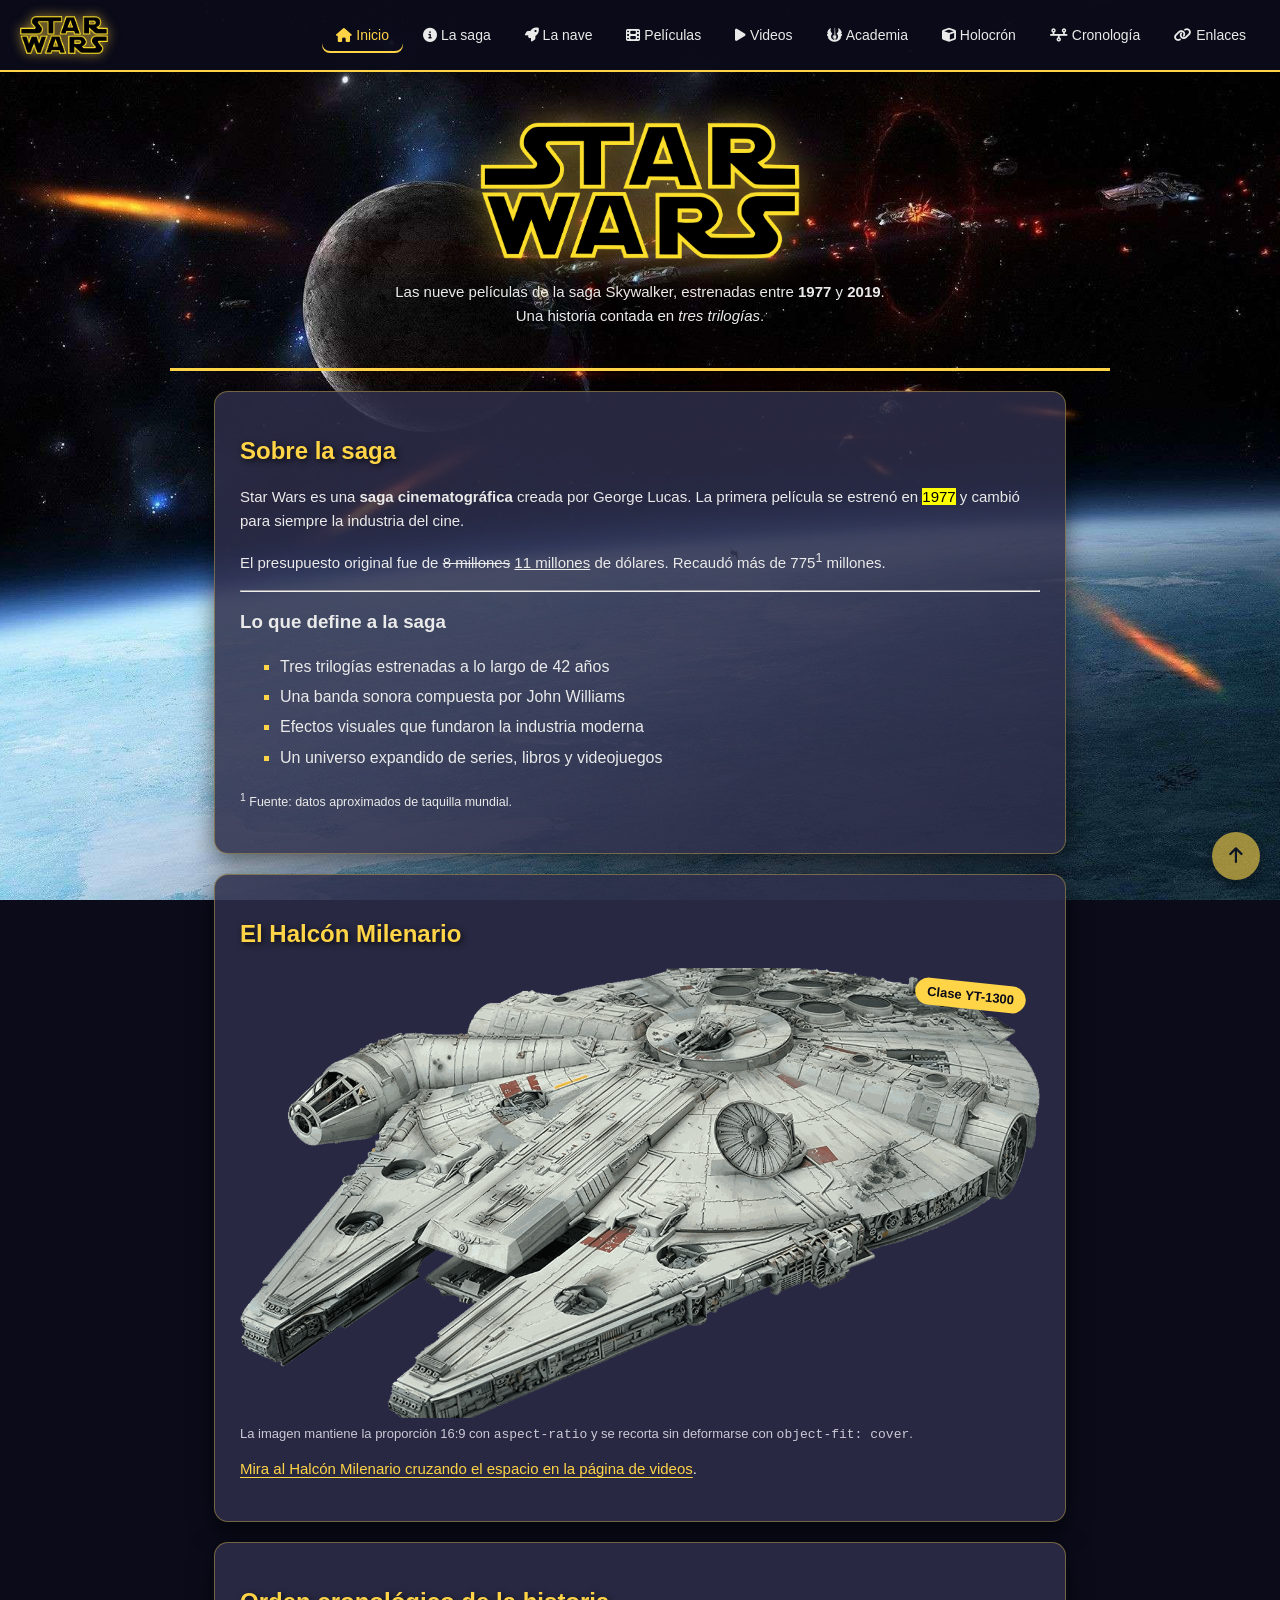
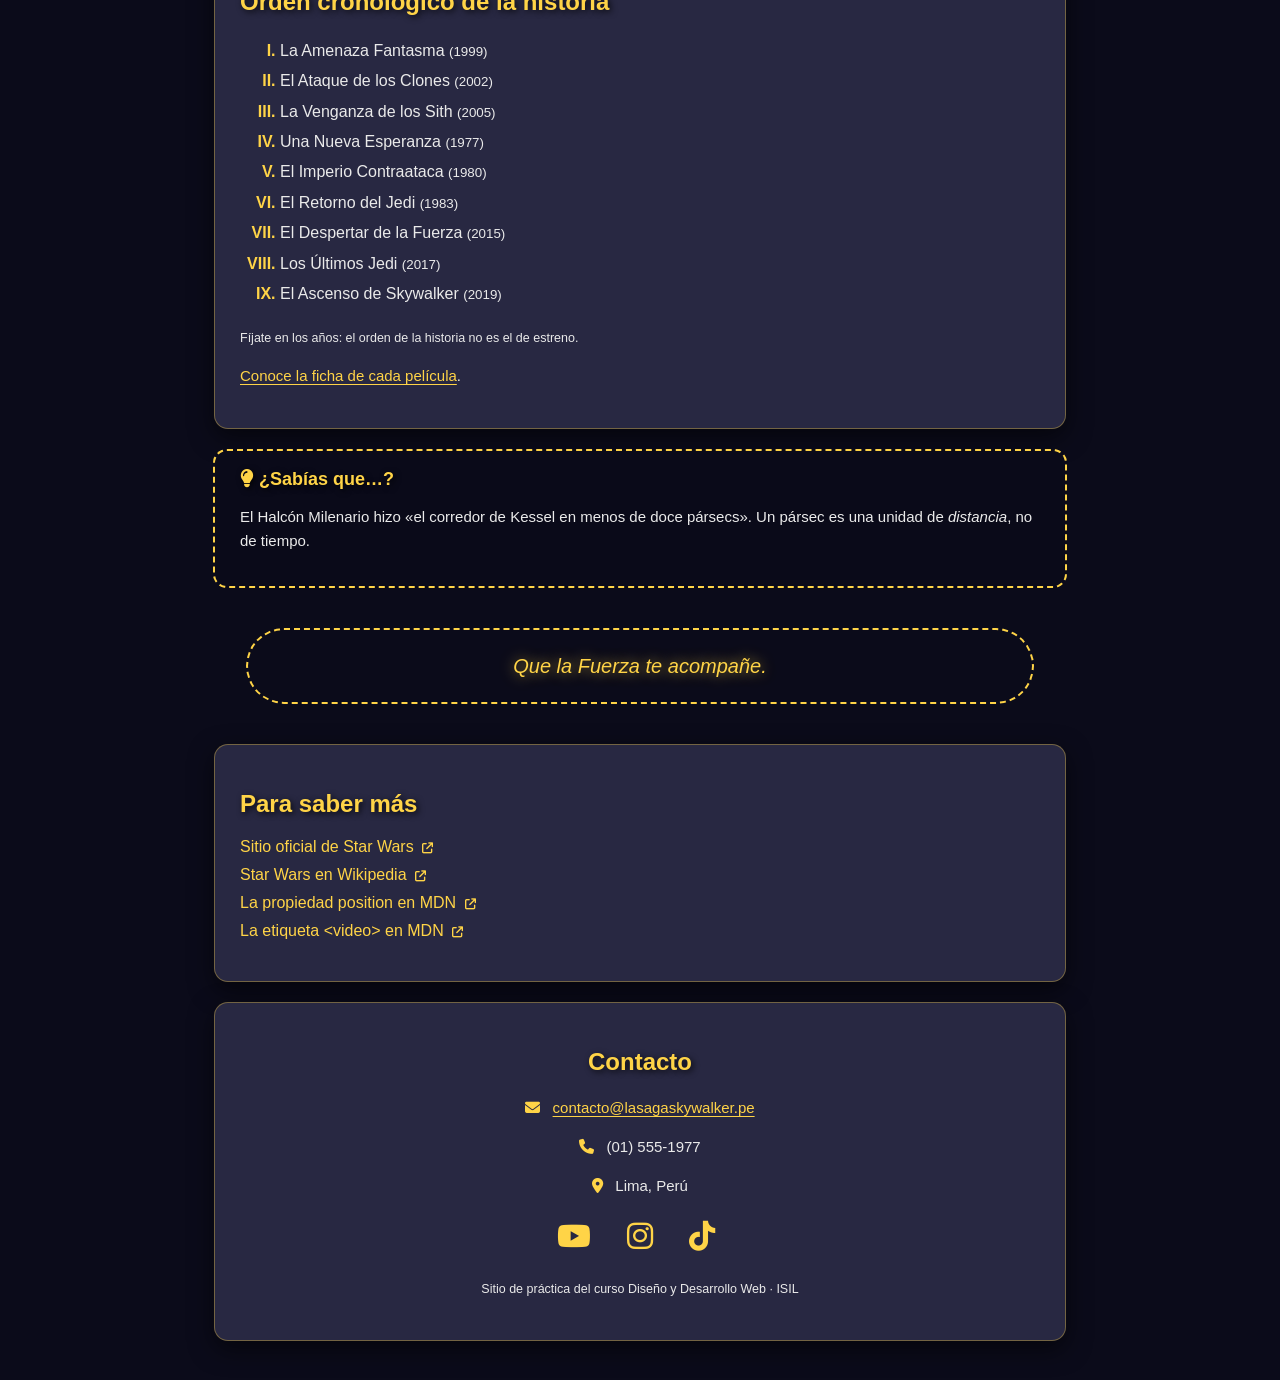
<file: index.html>
<!DOCTYPE html>
<html lang="es">

<head>
  <meta charset="utf-8" />
  <meta name="viewport" content="width=device-width, initial-scale=1" />

  <!-- SEO -->
  <title>Star Wars | La saga Skywalker | Historia, películas y orden cronológico</title>
  <meta name="description"
        content="Guía de la saga Skywalker de Star Wars: las nueve películas, el orden cronológico de la historia, el Halcón Milenario y videos." />
  <meta name="keywords" content="Star Wars, saga Skywalker, películas, orden cronológico, Halcón Milenario" />
  <meta name="author" content="Curso Diseño y Desarrollo Web · ISIL" />

  <!-- Favicon -->
  <link rel="icon" type="image/png" href="media/favicon/favicon-32.png" />
  <link rel="shortcut icon" type="image/x-icon" href="media/favicon/favicon.ico" />
  <link rel="apple-touch-icon" href="media/favicon/apple-touch-icon.png" />

  <link rel="stylesheet"
        href="https://cdnjs.cloudflare.com/ajax/libs/font-awesome/6.5.1/css/all.min.css" />
  <!-- Estilos -->
  <link rel="stylesheet" href="css/estilo.css" />
</head>

<body>

  <!-- Saltar al contenido -->
  <a href="#contenido" class="saltar">Saltar al contenido</a>

  <!-- Cabecera -->
  <header id="cabecera">

    <a href="index.html" class="marca">
      <img src="media/img/logo-star-wars.png" alt="Star Wars: ir a la página de inicio" />
    </a>

    <nav id="menu" aria-label="Menú principal">
      <ul>
        <li><a href="index.html" aria-current="page">
          <i class="fa-solid fa-house" aria-hidden="true"></i> Inicio</a></li>
        <li><a href="#sobre">
          <i class="fa-solid fa-circle-info" aria-hidden="true"></i> La saga</a></li>
        <li><a href="#nave">
          <i class="fa-solid fa-rocket" aria-hidden="true"></i> La nave</a></li>

        <li class="con-submenu">
          <a href="pages/peliculas.html">
            <i class="fa-solid fa-film" aria-hidden="true"></i> Películas</a>
          <ul class="submenu">
            <li><a href="pages/peliculas.html#precuelas">Precuelas</a></li>
            <li><a href="pages/peliculas.html#originales">Trilogía original</a></li>
            <li><a href="pages/peliculas.html#secuelas">Secuelas</a></li>
          </ul>
        </li>

        <li><a href="pages/videos.html">
          <i class="fa-solid fa-play" aria-hidden="true"></i> Videos</a></li>
        <li><a href="pages/academia.html">
          <i class="fa-solid fa-jedi" aria-hidden="true"></i> Academia</a></li>
        <li><a href="pages/holocron.html">
          <i class="fa-solid fa-cube" aria-hidden="true"></i> Holocrón</a></li>
        <li><a href="pages/cronologia.html"><i class="fa-solid fa-timeline" aria-hidden="true"></i> Cronología</a></li>
        <li><a href="#enlaces">
          <i class="fa-solid fa-link" aria-hidden="true"></i> Enlaces</a></li>
      </ul>
    </nav>
  </header>

  <!-- Contenido principal -->
  <main id="contenido">

    <section id="inicio">
      <h1>
        <img src="media/img/logo-star-wars.png" alt="Star Wars" width="320" />
      </h1>
      <p>
        Las nueve películas de la saga Skywalker, estrenadas entre
        <strong>1977</strong> y <strong>2019</strong>.
        <br />
        Una historia contada en <em>tres trilogías</em>.
      </p>
    </section>

    <!-- Sobre la saga -->
    <section id="sobre" class="seccion" aria-labelledby="titulo-sobre">
      <article>
        <h2 id="titulo-sobre">Sobre la saga</h2>

        <p>
          Star Wars es una <strong>saga cinematográfica</strong> creada por George Lucas.
          La primera película se estrenó en <mark>1977</mark> y cambió para siempre la
          industria del cine.
        </p>

        <p>
          El presupuesto original fue de <del>8 millones</del> <ins>11 millones</ins>
          de dólares. Recaudó más de 775<sup>1</sup> millones.
        </p>

        <hr />

        <h3>Lo que define a la saga</h3>
        <ul class="lista-datos">
          <li>Tres trilogías estrenadas a lo largo de 42 años</li>
          <li>Una banda sonora compuesta por John Williams</li>
          <li>Efectos visuales que fundaron la industria moderna</li>
          <li>Un universo expandido de series, libros y videojuegos</li>
        </ul>

        <p><small><sup>1</sup> Fuente: datos aproximados de taquilla mundial.</small></p>
      </article>
    </section>

    <!-- La nave -->
    <section id="nave" class="seccion" aria-labelledby="titulo-nave">
      <h2 id="titulo-nave">El Halcón Milenario</h2>

      <figure class="marco-nave">
        <span class="sello">Clase YT-1300</span>
        <img src="media/img/halcon-640x380.png"
             alt="El Halcón Milenario, la nave carguera corelliana de Han Solo, vista de frente"
             srcset="media/img/halcon-1280x760.png 1280w,
                     media/img/halcon-640x380.png   640w,
                     media/img/halcon-320x190.png   320w"
             sizes="(max-width: 800px) 100vw, 750px" />
        <figcaption>
          La imagen mantiene la proporción 16:9 con <code>aspect-ratio</code> y se recorta
          sin deformarse con <code>object-fit: cover</code>.
        </figcaption>
      </figure>

      <p>
        <a href="pages/videos.html">Mira al Halcón Milenario cruzando el espacio en la página de videos</a>.
      </p>
    </section>

    <!-- Orden de visionado -->
    <section id="orden" class="seccion" aria-labelledby="titulo-orden">
      <h2 id="titulo-orden">Orden cronológico de la historia</h2>

      <ol class="lista-orden">
        <li>La Amenaza Fantasma <small>(1999)</small></li>
        <li>El Ataque de los Clones <small>(2002)</small></li>
        <li>La Venganza de los Sith <small>(2005)</small></li>
        <li>Una Nueva Esperanza <small>(1977)</small></li>
        <li>El Imperio Contraataca <small>(1980)</small></li>
        <li>El Retorno del Jedi <small>(1983)</small></li>
        <li>El Despertar de la Fuerza <small>(2015)</small></li>
        <li>Los Últimos Jedi <small>(2017)</small></li>
        <li>El Ascenso de Skywalker <small>(2019)</small></li>
      </ol>

      <p><small>Fíjate en los años: el orden de la historia no es el de estreno.</small></p>
      <p><a href="pages/peliculas.html">Conoce la ficha de cada película</a>.</p>
    </section>

    <!-- Dato complementario -->
    <aside class="dato-curioso" aria-labelledby="titulo-dato">
      <h2 id="titulo-dato"><i class="fa-solid fa-lightbulb" aria-hidden="true"></i> ¿Sabías que…?</h2>
      <p>
        El Halcón Milenario hizo «el corredor de Kessel en menos de doce pársecs».
        Un pársec es una unidad de <em>distancia</em>, no de tiempo.
      </p>
    </aside>

    <div id="cita">
      <p>Que la Fuerza te acompañe.</p>
    </div>

    <!-- Enlaces externos -->
    <section id="enlaces" class="seccion" aria-labelledby="titulo-enlaces">
      <h2 id="titulo-enlaces">Para saber más</h2>

      <ul class="lista-enlaces">
        <li>
          <a href="https://www.starwars.com/" target="_blank" rel="noopener">
            Sitio oficial de Star Wars
            <i class="fa-solid fa-arrow-up-right-from-square" aria-hidden="true"></i>
            <span class="solo-lector">(se abre en una pestaña nueva)</span>
          </a>
        </li>
        <li>
          <a href="https://es.wikipedia.org/wiki/Star_Wars" target="_blank" rel="noopener">
            Star Wars en Wikipedia
            <i class="fa-solid fa-arrow-up-right-from-square" aria-hidden="true"></i>
            <span class="solo-lector">(se abre en una pestaña nueva)</span>
          </a>
        </li>
        <li>
          <a href="https://developer.mozilla.org/es/docs/Web/CSS/position"
             target="_blank" rel="noopener">
            La propiedad position en MDN
            <i class="fa-solid fa-arrow-up-right-from-square" aria-hidden="true"></i>
            <span class="solo-lector">(se abre en una pestaña nueva)</span>
          </a>
        </li>
        <li>
          <a href="https://developer.mozilla.org/es/docs/Web/HTML/Element/video"
             target="_blank" rel="noopener">
            La etiqueta &lt;video&gt; en MDN
            <i class="fa-solid fa-arrow-up-right-from-square" aria-hidden="true"></i>
            <span class="solo-lector">(se abre en una pestaña nueva)</span>
          </a>
        </li>
      </ul>
    </section>

  </main>

  <!-- Pie -->
  <footer id="pie">

    <h2>Contacto</h2>

    <address>
      <p><i class="fa-solid fa-envelope" aria-hidden="true"></i>
        <a href="mailto:contacto@lasagaskywalker.pe">contacto@lasagaskywalker.pe</a></p>
      <p><i class="fa-solid fa-phone" aria-hidden="true"></i> (01) 555-1977</p>
      <p><i class="fa-solid fa-location-dot" aria-hidden="true"></i> Lima, Perú</p>
    </address>

    <p class="redes">
      <a href="https://www.youtube.com/" target="_blank" rel="noopener" aria-label="YouTube (pestaña nueva)">
        <i class="fa-brands fa-youtube" aria-hidden="true"></i></a>
      <a href="https://www.instagram.com/" target="_blank" rel="noopener" aria-label="Instagram (pestaña nueva)">
        <i class="fa-brands fa-instagram" aria-hidden="true"></i></a>
      <a href="https://www.tiktok.com/" target="_blank" rel="noopener" aria-label="TikTok (pestaña nueva)">
        <i class="fa-brands fa-tiktok" aria-hidden="true"></i></a>
    </p>

    <p><small>Sitio de práctica del curso Diseño y Desarrollo Web · ISIL</small></p>

  </footer>

  <!-- Volver arriba -->
  <a href="#inicio" id="btn-arriba" aria-label="Volver arriba">
    <i class="fa-solid fa-arrow-up" aria-hidden="true"></i>
  </a>

</body>

</html>
</file>
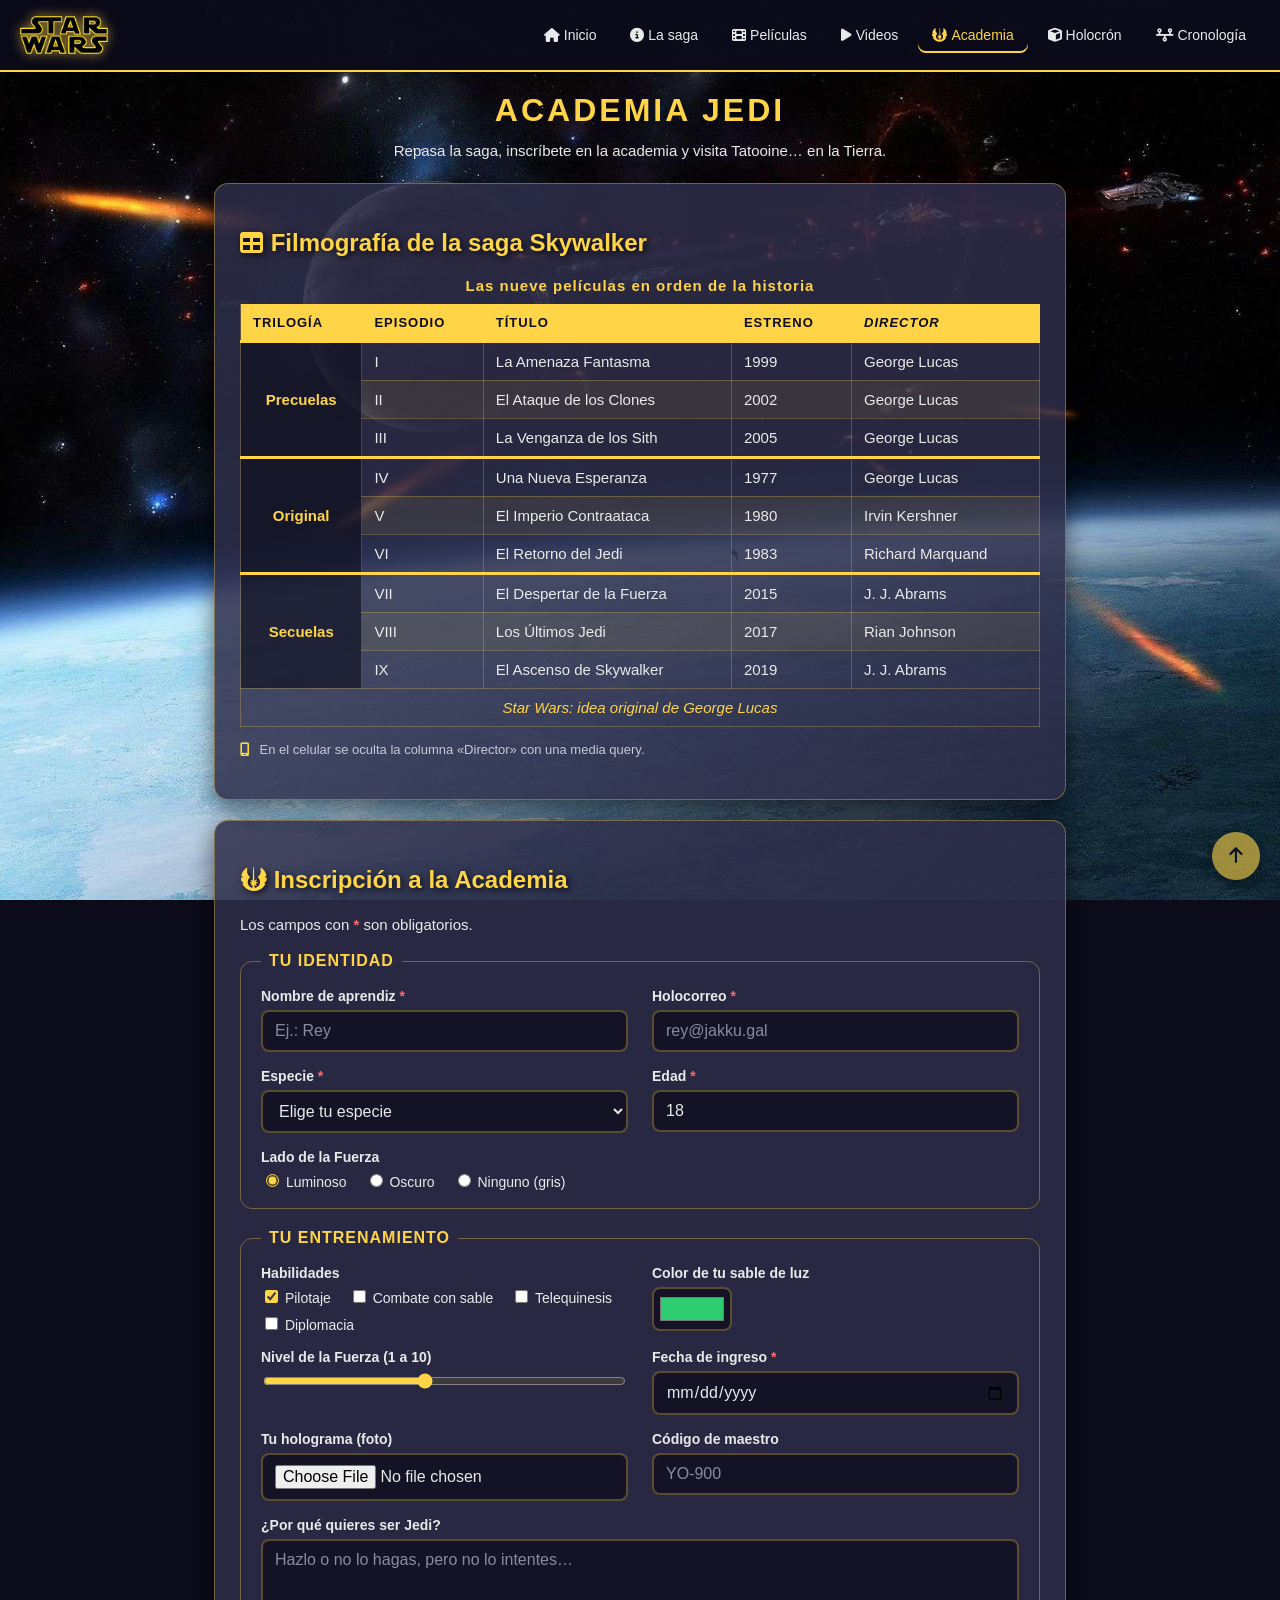
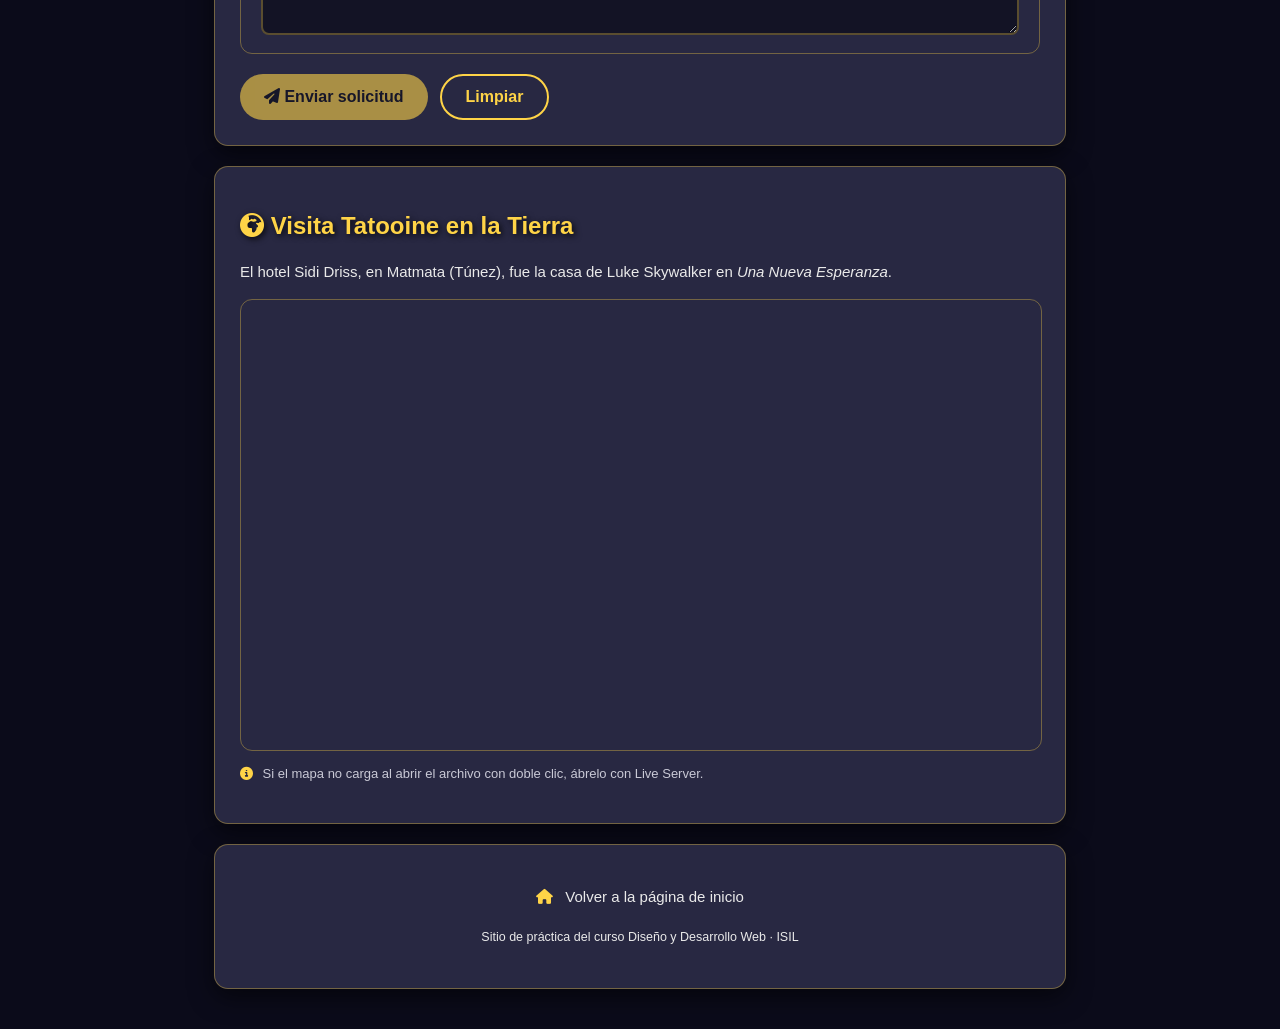
<file: pages/academia.html>
<!DOCTYPE html>
<html lang="es">

<head>
  <meta charset="utf-8" />
  <meta name="viewport" content="width=device-width, initial-scale=1" />

  <title>Academia Jedi | Filmografía, inscripción y locaciones de Star Wars</title>
  <meta name="description" content="Tabla con las nueve películas de la saga Skywalker, formulario de inscripción a la Academia Jedi y el mapa de Tatooine en la Tierra." />

  <link rel="icon" type="image/png" href="../media/favicon/favicon-32.png" />
  <link rel="shortcut icon" type="image/x-icon" href="../media/favicon/favicon.ico" />

  <link rel="stylesheet"
        href="https://cdnjs.cloudflare.com/ajax/libs/font-awesome/6.5.1/css/all.min.css" />
  <link rel="stylesheet" href="../css/estilo.css" />
</head>

<body>

  <a href="#contenido" class="saltar">Saltar al contenido</a>

  <header id="cabecera">

    <a href="../index.html" class="marca">
      <img src="../media/img/logo-star-wars.png" alt="Star Wars: ir a la página de inicio" />
    </a>

    <nav id="menu" aria-label="Menú principal">
      <ul>
        <li><a href="../index.html">
          <i class="fa-solid fa-house" aria-hidden="true"></i> Inicio</a></li>
        <li><a href="../index.html#sobre">
          <i class="fa-solid fa-circle-info" aria-hidden="true"></i> La saga</a></li>
        <li class="con-submenu">
          <a href="peliculas.html">
            <i class="fa-solid fa-film" aria-hidden="true"></i> Películas</a>
          <ul class="submenu">
            <li><a href="peliculas.html#precuelas">Precuelas</a></li>
            <li><a href="peliculas.html#originales">Trilogía original</a></li>
            <li><a href="peliculas.html#secuelas">Secuelas</a></li>
          </ul>
        </li>
        <li><a href="videos.html">
          <i class="fa-solid fa-play" aria-hidden="true"></i> Videos</a></li>
        <li><a href="academia.html" aria-current="page">
          <i class="fa-solid fa-jedi" aria-hidden="true"></i> Academia</a></li>
        <li><a href="holocron.html">
          <i class="fa-solid fa-cube" aria-hidden="true"></i> Holocrón</a></li>
        <li><a href="cronologia.html"><i class="fa-solid fa-timeline" aria-hidden="true"></i> Cronología</a></li>
      </ul>
    </nav>
  </header>

  <main id="contenido">

    <h1 class="titulo-pagina">Academia Jedi</h1>
    <p class="intro-pagina">Repasa la saga, inscríbete en la academia y visita Tatooine… en la Tierra.</p>

    <!-- Tabla -->
    <section id="filmografia" class="seccion">
      <h2><i class="fa-solid fa-table" aria-hidden="true"></i> Filmografía de la saga Skywalker</h2>

      <div class="tabla-scroll">
        <table class="tabla-saga">
          <caption>Las nueve películas en orden de la historia</caption>

          <thead>
            <tr>
              <th scope="col">Trilogía</th>
              <th scope="col">Episodio</th>
              <th scope="col">Título</th>
              <th scope="col">Estreno</th>
              <th scope="col" class="opcional">Director</th>
            </tr>
          </thead>

          <tbody>
            <tr>
              <th scope="rowgroup" rowspan="3">Precuelas</th>
              <td>I</td><td>La Amenaza Fantasma</td><td>1999</td><td class="opcional">George Lucas</td>
            </tr>
            <tr><td>II</td><td>El Ataque de los Clones</td><td>2002</td><td class="opcional">George Lucas</td></tr>
            <tr><td>III</td><td>La Venganza de los Sith</td><td>2005</td><td class="opcional">George Lucas</td></tr>
          </tbody>

          <tbody>
            <tr>
              <th scope="rowgroup" rowspan="3">Original</th>
              <td>IV</td><td>Una Nueva Esperanza</td><td>1977</td><td class="opcional">George Lucas</td>
            </tr>
            <tr><td>V</td><td>El Imperio Contraataca</td><td>1980</td><td class="opcional">Irvin Kershner</td></tr>
            <tr><td>VI</td><td>El Retorno del Jedi</td><td>1983</td><td class="opcional">Richard Marquand</td></tr>
          </tbody>

          <tbody>
            <tr>
              <th scope="rowgroup" rowspan="3">Secuelas</th>
              <td>VII</td><td>El Despertar de la Fuerza</td><td>2015</td><td class="opcional">J. J. Abrams</td>
            </tr>
            <tr><td>VIII</td><td>Los Últimos Jedi</td><td>2017</td><td class="opcional">Rian Johnson</td></tr>
            <tr><td>IX</td><td>El Ascenso de Skywalker</td><td>2019</td><td class="opcional">J. J. Abrams</td></tr>
          </tbody>

          <tfoot>
            <tr>
              <td colspan="5">Star Wars: idea original de George Lucas</td>
            </tr>
          </tfoot>
        </table>
      </div>

      <p class="nota-tabla"><i class="fa-solid fa-mobile-screen" aria-hidden="true"></i>
        En el celular se oculta la columna «Director» con una media query.</p>
    </section>

    <!-- Formulario de inscripción -->
    <section id="inscripcion" class="seccion">
      <h2><i class="fa-solid fa-jedi" aria-hidden="true"></i> Inscripción a la Academia</h2>
      <p>Los campos con <span class="obligatorio">*</span> son obligatorios.</p>

      <form class="formulario" name="academia" action="gracias.html" method="get">

        <fieldset>
          <legend>Tu identidad</legend>

          <div class="campo">
            <label for="nombre">Nombre de aprendiz <span class="obligatorio">*</span></label>
            <input type="text" id="nombre" name="nombre" placeholder="Ej.: Rey" required minlength="2" maxlength="40" />
          </div>

          <div class="campo">
            <label for="correo">Holocorreo <span class="obligatorio">*</span></label>
            <input type="email" id="correo" name="correo" placeholder="rey@jakku.gal" required />
          </div>

          <div class="campo">
            <label for="especie">Especie <span class="obligatorio">*</span></label>
            <select id="especie" name="especie" required>
              <option value="">Elige tu especie</option>
              <option value="humano">Humano</option>
              <option value="wookiee">Wookiee</option>
              <option value="twilek">Twi'lek</option>
              <option value="togruta">Togruta</option>
              <option value="droide">Droide (no aceptado… todavía)</option>
            </select>
          </div>

          <div class="campo">
            <label for="edad">Edad <span class="obligatorio">*</span></label>
            <input type="number" id="edad" name="edad" value="18" min="8" max="900" required />
          </div>

          <div class="campo">
            <span class="etiqueta-grupo">Lado de la Fuerza</span>
            <div class="opciones">
              <label><input type="radio" name="lado" value="luminoso" checked /> Luminoso</label>
              <label><input type="radio" name="lado" value="oscuro" /> Oscuro</label>
              <label><input type="radio" name="lado" value="gris" /> Ninguno (gris)</label>
            </div>
          </div>
        </fieldset>

        <fieldset>
          <legend>Tu entrenamiento</legend>

          <div class="campo">
            <span class="etiqueta-grupo">Habilidades</span>
            <div class="opciones">
              <label><input type="checkbox" name="habilidades" value="pilotaje" checked /> Pilotaje</label>
              <label><input type="checkbox" name="habilidades" value="sable" /> Combate con sable</label>
              <label><input type="checkbox" name="habilidades" value="telequinesis" /> Telequinesis</label>
              <label><input type="checkbox" name="habilidades" value="diplomacia" /> Diplomacia</label>
            </div>
          </div>

          <div class="campo">
            <label for="sable">Color de tu sable de luz</label>
            <input type="color" id="sable" name="sable" value="#2ecc71" />
          </div>

          <div class="campo">
            <label for="nivel">Nivel de la Fuerza (1 a 10)</label>
            <input type="range" id="nivel" name="nivel" min="1" max="10" step="1" value="5" />
          </div>

          <div class="campo">
            <label for="ingreso">Fecha de ingreso <span class="obligatorio">*</span></label>
            <input type="date" id="ingreso" name="ingreso" min="2026-11-01" required />
          </div>

          <div class="campo">
            <label for="holograma">Tu holograma (foto)</label>
            <input type="file" id="holograma" name="holograma" accept="image/*" />
          </div>

          <div class="campo">
            <label for="maestro">Código de maestro</label>
            <input type="text" id="maestro" name="maestro" placeholder="YO-900"
                   pattern="[A-Z]{2}-[0-9]{3}" title="Dos letras mayúsculas, guion y tres números" />
          </div>

          <div class="campo campo-ancho">
            <label for="motivo">¿Por qué quieres ser Jedi?</label>
            <textarea id="motivo" name="motivo" rows="4" maxlength="400"
                      placeholder="Hazlo o no lo hagas, pero no lo intentes…"></textarea>
          </div>
        </fieldset>

        <div class="botones">
          <button type="submit" class="boton-enviar"><i class="fa-solid fa-paper-plane" aria-hidden="true"></i> Enviar solicitud</button>
          <button type="reset" class="boton-limpiar">Limpiar</button>
        </div>
      </form>
    </section>

    <!-- Mapa responsive -->
    <section id="locacion" class="seccion">
      <h2><i class="fa-solid fa-earth-africa" aria-hidden="true"></i> Visita Tatooine en la Tierra</h2>
      <p>El hotel Sidi Driss, en Matmata (Túnez), fue la casa de Luke Skywalker en <em>Una Nueva Esperanza</em>.</p>

      <div class="mapa">
        <iframe src="https://www.google.com/maps?q=Hotel+Sidi+Driss,+Matmata,+Tunisia&amp;output=embed"
                title="Mapa del hotel Sidi Driss en Matmata, Túnez"
                loading="lazy" referrerpolicy="no-referrer-when-downgrade"></iframe>
      </div>

      <p class="nota-tabla"><i class="fa-solid fa-circle-info" aria-hidden="true"></i>
        Si el mapa no carga al abrir el archivo con doble clic, ábrelo con Live Server.</p>
    </section>

  </main>

  <footer id="pie">
    <p><a href="../index.html"><i class="fa-solid fa-house" aria-hidden="true"></i> Volver a la página de inicio</a></p>
    <p><small>Sitio de práctica del curso Diseño y Desarrollo Web · ISIL</small></p>
  </footer>

  <a href="#contenido" id="btn-arriba" aria-label="Volver arriba">
    <i class="fa-solid fa-arrow-up" aria-hidden="true"></i>
  </a>

</body>

</html>
</file>
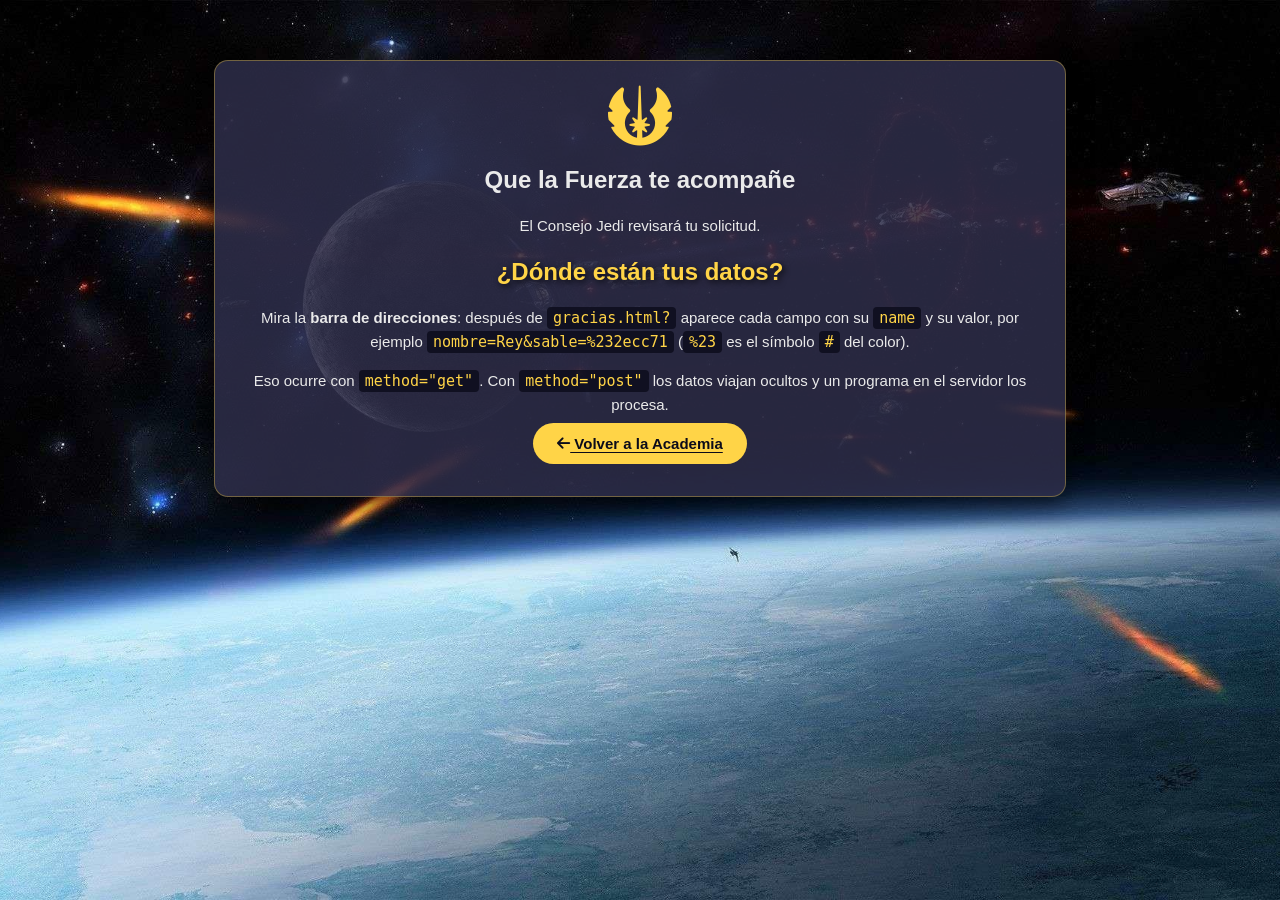
<file: pages/gracias.html>
<!DOCTYPE html>
<html lang="es">

<head>
  <meta charset="utf-8" />
  <meta name="viewport" content="width=device-width, initial-scale=1" />
  <title>¡Solicitud recibida! | Academia Jedi</title>
  <meta name="description" content="Confirmación de la inscripción a la Academia Jedi." />
  <link rel="icon" type="image/png" href="../media/favicon/favicon-32.png" />
  <link rel="stylesheet" href="https://cdnjs.cloudflare.com/ajax/libs/font-awesome/6.5.1/css/all.min.css" />
  <link rel="stylesheet" href="../css/estilo.css" />
</head>

<body>

  <main id="contenido">
    <!-- Destino del formulario -->
    <section class="seccion gracias">
      <i class="fa-solid fa-jedi icono-gracias" aria-hidden="true"></i>
      <h1>Que la Fuerza te acompañe</h1>
      <p>El Consejo Jedi revisará tu solicitud.</p>

      <h2>¿Dónde están tus datos?</h2>
      <p>Mira la <strong>barra de direcciones</strong>: después de <code>gracias.html?</code> aparece
        cada campo con su <code>name</code> y su valor, por ejemplo <code>nombre=Rey&amp;sable=%232ecc71</code>
        (<code>%23</code> es el símbolo <code>#</code> del color).</p>
      <p>Eso ocurre con <code>method="get"</code>. Con <code>method="post"</code> los datos viajan ocultos
        y un programa en el servidor los procesa.</p>

      <p><a href="academia.html" class="boton-volver"><i class="fa-solid fa-arrow-left" aria-hidden="true"></i> Volver a la Academia</a></p>
    </section>
  </main>

</body>

</html>
</file>
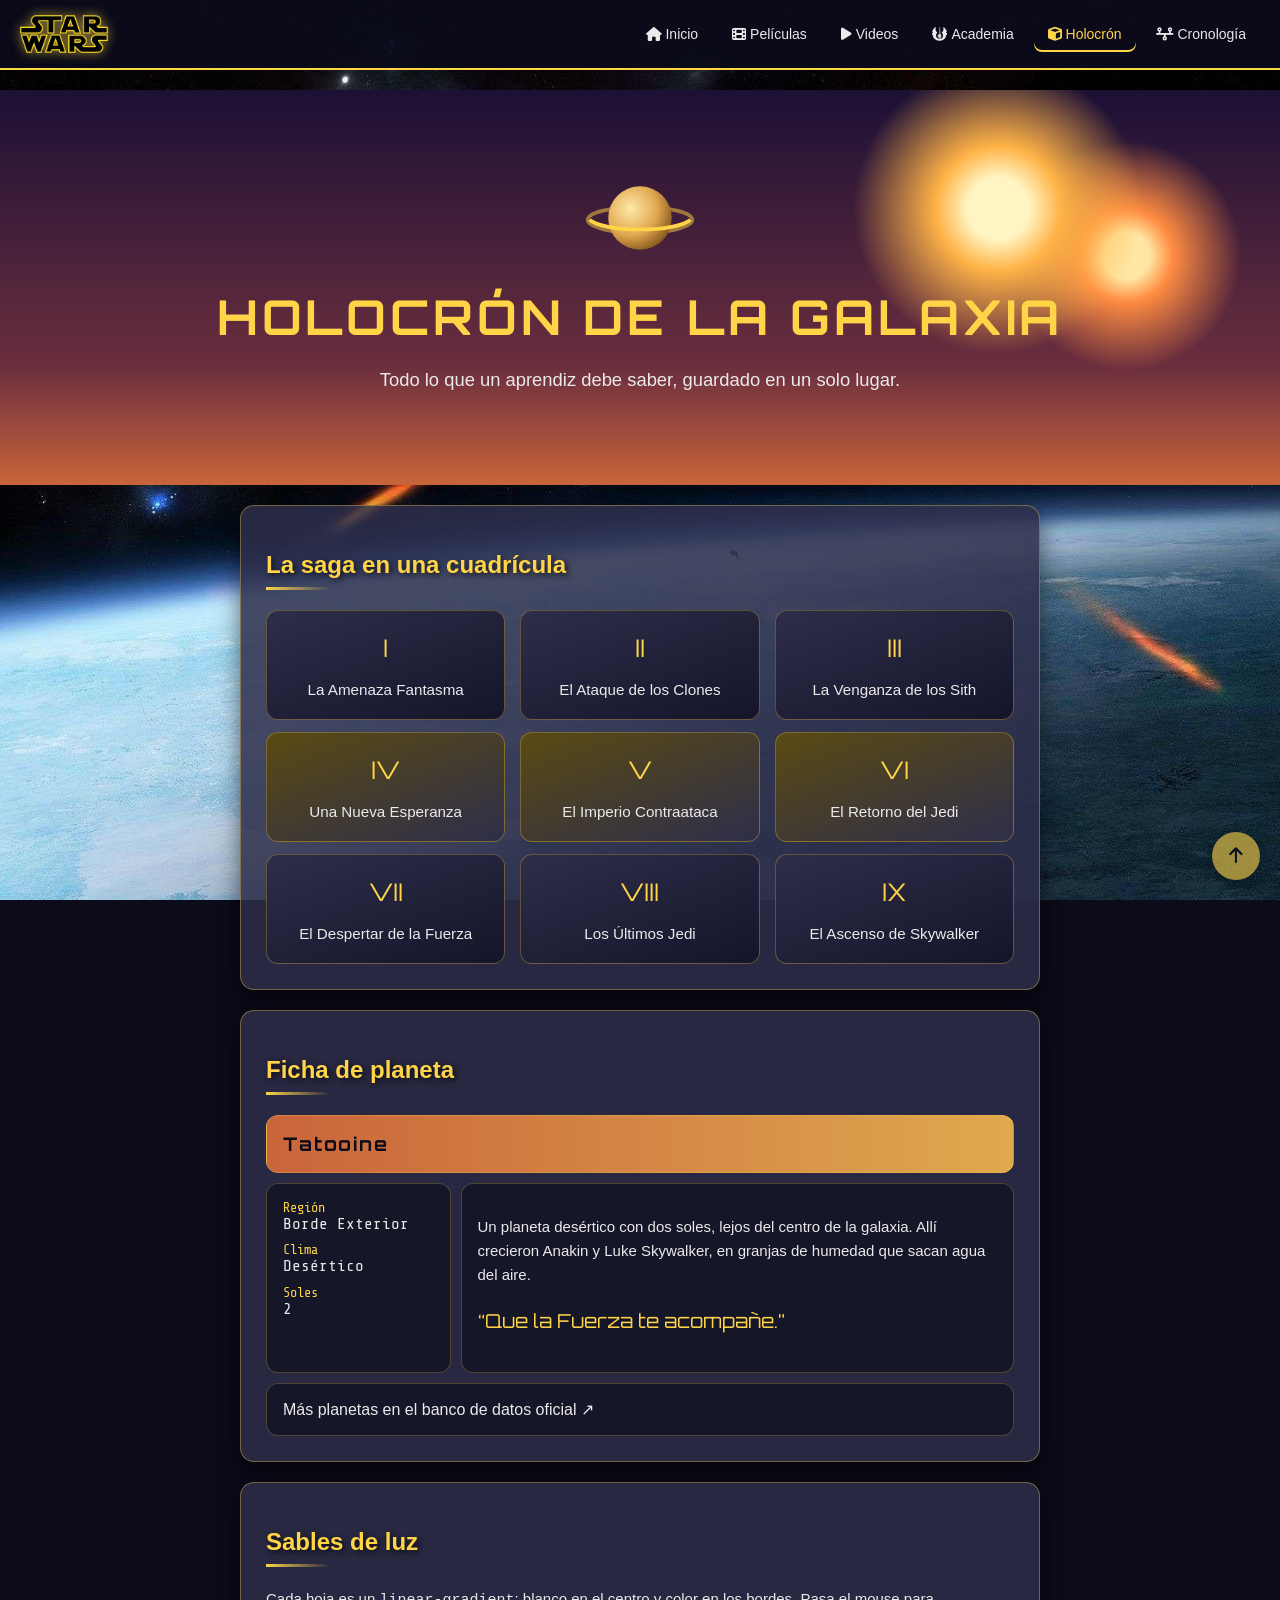
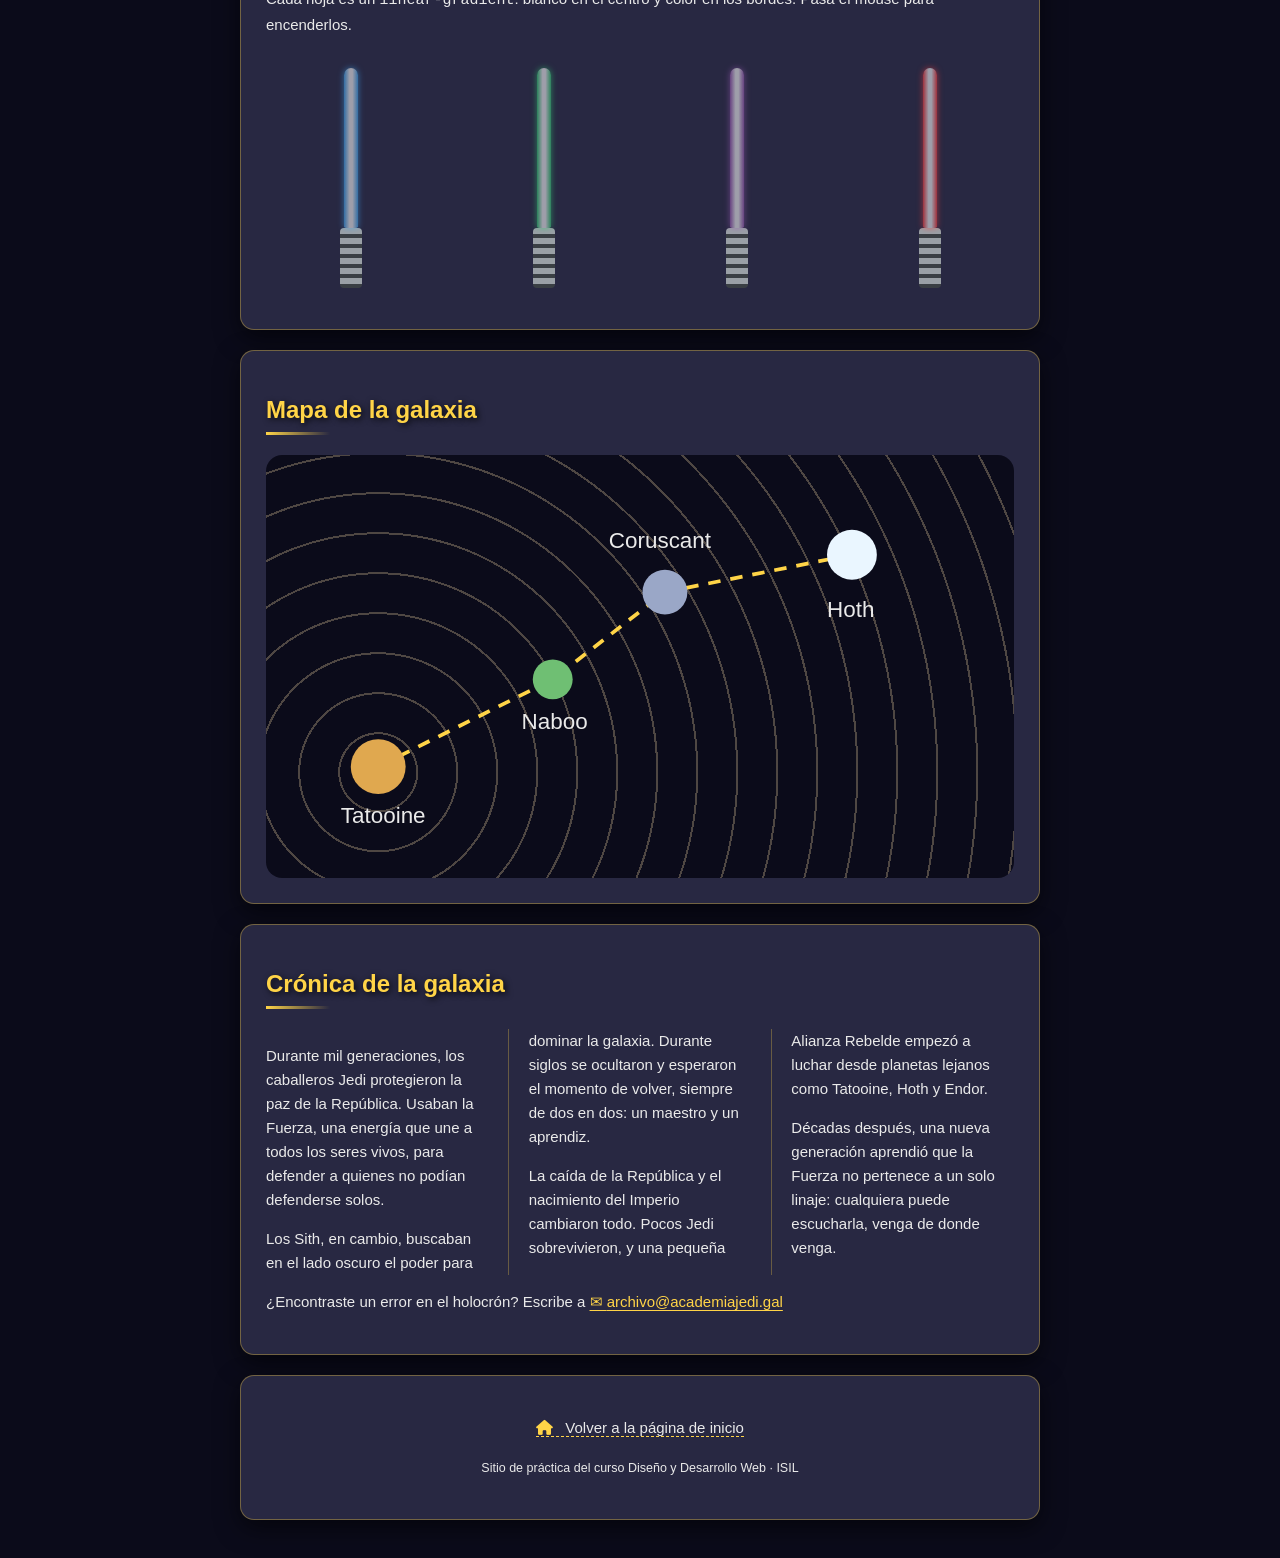
<file: pages/holocron.html>
<!DOCTYPE html>
<html lang="es">

<head>
  <meta charset="utf-8" />
  <meta name="viewport" content="width=device-width, initial-scale=1" />

  <title>Holocrón de la galaxia | Star Wars</title>
  <meta name="description" content="Holocrón de Star Wars: los nueve episodios en una cuadrícula, la ficha de Tatooine, sables de luz hechos con degradados y un mapa de la galaxia en SVG." />

  <link rel="icon" type="image/png" href="../media/favicon/favicon-32.png" />
  <link rel="stylesheet" href="https://cdnjs.cloudflare.com/ajax/libs/font-awesome/6.5.1/css/all.min.css" />
  <link rel="stylesheet" href="../css/estilo.css" />
  <!-- Estilos de esta sesión -->
  <link rel="stylesheet" href="../css/sesion10.css" />
</head>

<body>

  <a href="#contenido" class="saltar">Saltar al contenido</a>

  <header id="cabecera">
    <a href="../index.html" class="marca">
      <img src="../media/img/logo-star-wars.png" alt="Star Wars: ir a la página de inicio" />
    </a>

    <nav id="menu" aria-label="Menú principal">
      <ul>
        <li><a href="../index.html"><i class="fa-solid fa-house" aria-hidden="true"></i> Inicio</a></li>
        <li><a href="peliculas.html"><i class="fa-solid fa-film" aria-hidden="true"></i> Películas</a></li>
        <li><a href="videos.html"><i class="fa-solid fa-play" aria-hidden="true"></i> Videos</a></li>
        <li><a href="academia.html"><i class="fa-solid fa-jedi" aria-hidden="true"></i> Academia</a></li>
        <li><a href="holocron.html" aria-current="page"><i class="fa-solid fa-cube" aria-hidden="true"></i> Holocrón</a></li>
        <li><a href="cronologia.html"><i class="fa-solid fa-timeline" aria-hidden="true"></i> Cronología</a></li>
      </ul>
    </nav>
  </header>

  <main id="contenido">

    <!-- Degradados radiales (los dos soles) + fuente descargada -->
    <section class="portada-holo">
      <img src="../media/img/planeta.svg" alt="" class="planeta" width="110" height="110" />
      <h1>Holocrón de la galaxia</h1>
      <p>Todo lo que un aprendiz debe saber, guardado en un solo lugar.</p>
    </section>

    <!-- CSS Grid: los 9 episodios en una cuadrícula de 3 × 3 -->
    <section id="episodios" class="seccion">
      <h2>La saga en una cuadrícula</h2>

      <div class="grid-saga">
        <div class="ep"><span>I</span>La Amenaza Fantasma</div>
        <div class="ep"><span>II</span>El Ataque de los Clones</div>
        <div class="ep"><span>III</span>La Venganza de los Sith</div>
        <div class="ep original"><span>IV</span>Una Nueva Esperanza</div>
        <div class="ep original"><span>V</span>El Imperio Contraataca</div>
        <div class="ep original"><span>VI</span>El Retorno del Jedi</div>
        <div class="ep"><span>VII</span>El Despertar de la Fuerza</div>
        <div class="ep"><span>VIII</span>Los Últimos Jedi</div>
        <div class="ep"><span>IX</span>El Ascenso de Skywalker</div>
      </div>
    </section>

    <!-- CSS Grid con áreas: la ficha de un planeta -->
    <section id="ficha" class="seccion">
      <h2>Ficha de planeta</h2>

      <div class="ficha-planeta">
        <div class="f-cabecera">
          <h3>Tatooine</h3>
        </div>

        <div class="f-datos">
          <dl>
            <dt>Región</dt><dd>Borde Exterior</dd>
            <dt>Clima</dt><dd>Desértico</dd>
            <dt>Soles</dt><dd>2</dd>
          </dl>
        </div>

        <div class="f-texto">
          <p>Un planeta desértico con dos soles, lejos del centro de la galaxia. Allí crecieron Anakin y Luke Skywalker, en granjas de humedad que sacan agua del aire.</p>
          <p class="cita">Que la Fuerza te acompañe.</p>
        </div>

        <div class="f-pie">
          <a href="https://www.starwars.com/databank" target="_blank" rel="noopener">Más planetas en el banco de datos oficial</a>
        </div>
      </div>
    </section>

    <!-- Degradados lineales: sables de luz sin imágenes -->
    <section id="sables" class="seccion">
      <h2>Sables de luz</h2>
      <p>Cada hoja es un <code>linear-gradient</code>: blanco en el centro y color en los bordes. Pasa el mouse para encenderlos.</p>

      <div class="sables">
        <div class="sable" data-color="azul"><span class="hoja"></span><span class="empuñadura"></span></div>
        <div class="sable" data-color="verde"><span class="hoja"></span><span class="empuñadura"></span></div>
        <div class="sable" data-color="morado"><span class="hoja"></span><span class="empuñadura"></span></div>
        <div class="sable" data-color="rojo"><span class="hoja"></span><span class="empuñadura"></span></div>
      </div>
    </section>

    <!-- Gráfico SVG dentro del HTML + degradado radial repetitivo -->
    <section id="mapa-galaxia" class="seccion">
      <h2>Mapa de la galaxia</h2>

      <div class="radar">
        <svg viewBox="0 0 600 340" class="mapa-svg" role="img"
             aria-label="Mapa con la ruta por el hiperespacio de Tatooine a Hoth, pasando por Naboo y Coruscant">
          <polyline points="90,250 230,180 320,110 470,80"
                    fill="none" stroke="#FFD447" stroke-width="3" stroke-dasharray="10 8" />
          <circle cx="90" cy="250" r="22" fill="#E0A84F" />
          <circle cx="230" cy="180" r="16" fill="#6FBF73" />
          <circle cx="320" cy="110" r="18" fill="#9AA7C7" />
          <circle cx="470" cy="80" r="20" fill="#EAF6FF" />
          <text x="60" y="295" fill="#EAEAEA" font-size="18">Tatooine</text>
          <text x="205" y="220" fill="#EAEAEA" font-size="18">Naboo</text>
          <text x="275" y="75" fill="#EAEAEA" font-size="18">Coruscant</text>
          <text x="450" y="130" fill="#EAEAEA" font-size="18">Hoth</text>
        </svg>
      </div>
    </section>

    <!-- Texto en columnas -->
    <section id="cronica" class="seccion">
      <article class="texto-columnas">
        <h2>Crónica de la galaxia</h2>
        <p>Durante mil generaciones, los caballeros Jedi protegieron la paz de la República. Usaban la Fuerza, una energía que une a todos los seres vivos, para defender a quienes no podían defenderse solos.</p>
        <p>Los Sith, en cambio, buscaban en el lado oscuro el poder para dominar la galaxia. Durante siglos se ocultaron y esperaron el momento de volver, siempre de dos en dos: un maestro y un aprendiz.</p>
        <p>La caída de la República y el nacimiento del Imperio cambiaron todo. Pocos Jedi sobrevivieron, y una pequeña Alianza Rebelde empezó a luchar desde planetas lejanos como Tatooine, Hoth y Endor.</p>
        <p>Décadas después, una nueva generación aprendió que la Fuerza no pertenece a un solo linaje: cualquiera puede escucharla, venga de donde venga.</p>
      </article>
      <p class="contacto-holo">¿Encontraste un error en el holocrón? Escribe a <a href="mailto:archivo@academiajedi.gal">archivo@academiajedi.gal</a></p>
    </section>

  </main>

  <footer id="pie">
    <p><a href="../index.html"><i class="fa-solid fa-house" aria-hidden="true"></i> Volver a la página de inicio</a></p>
    <p><small>Sitio de práctica del curso Diseño y Desarrollo Web · ISIL</small></p>
  </footer>

  <a href="#contenido" id="btn-arriba" aria-label="Volver arriba">
    <i class="fa-solid fa-arrow-up" aria-hidden="true"></i>
  </a>

</body>

</html>
</file>
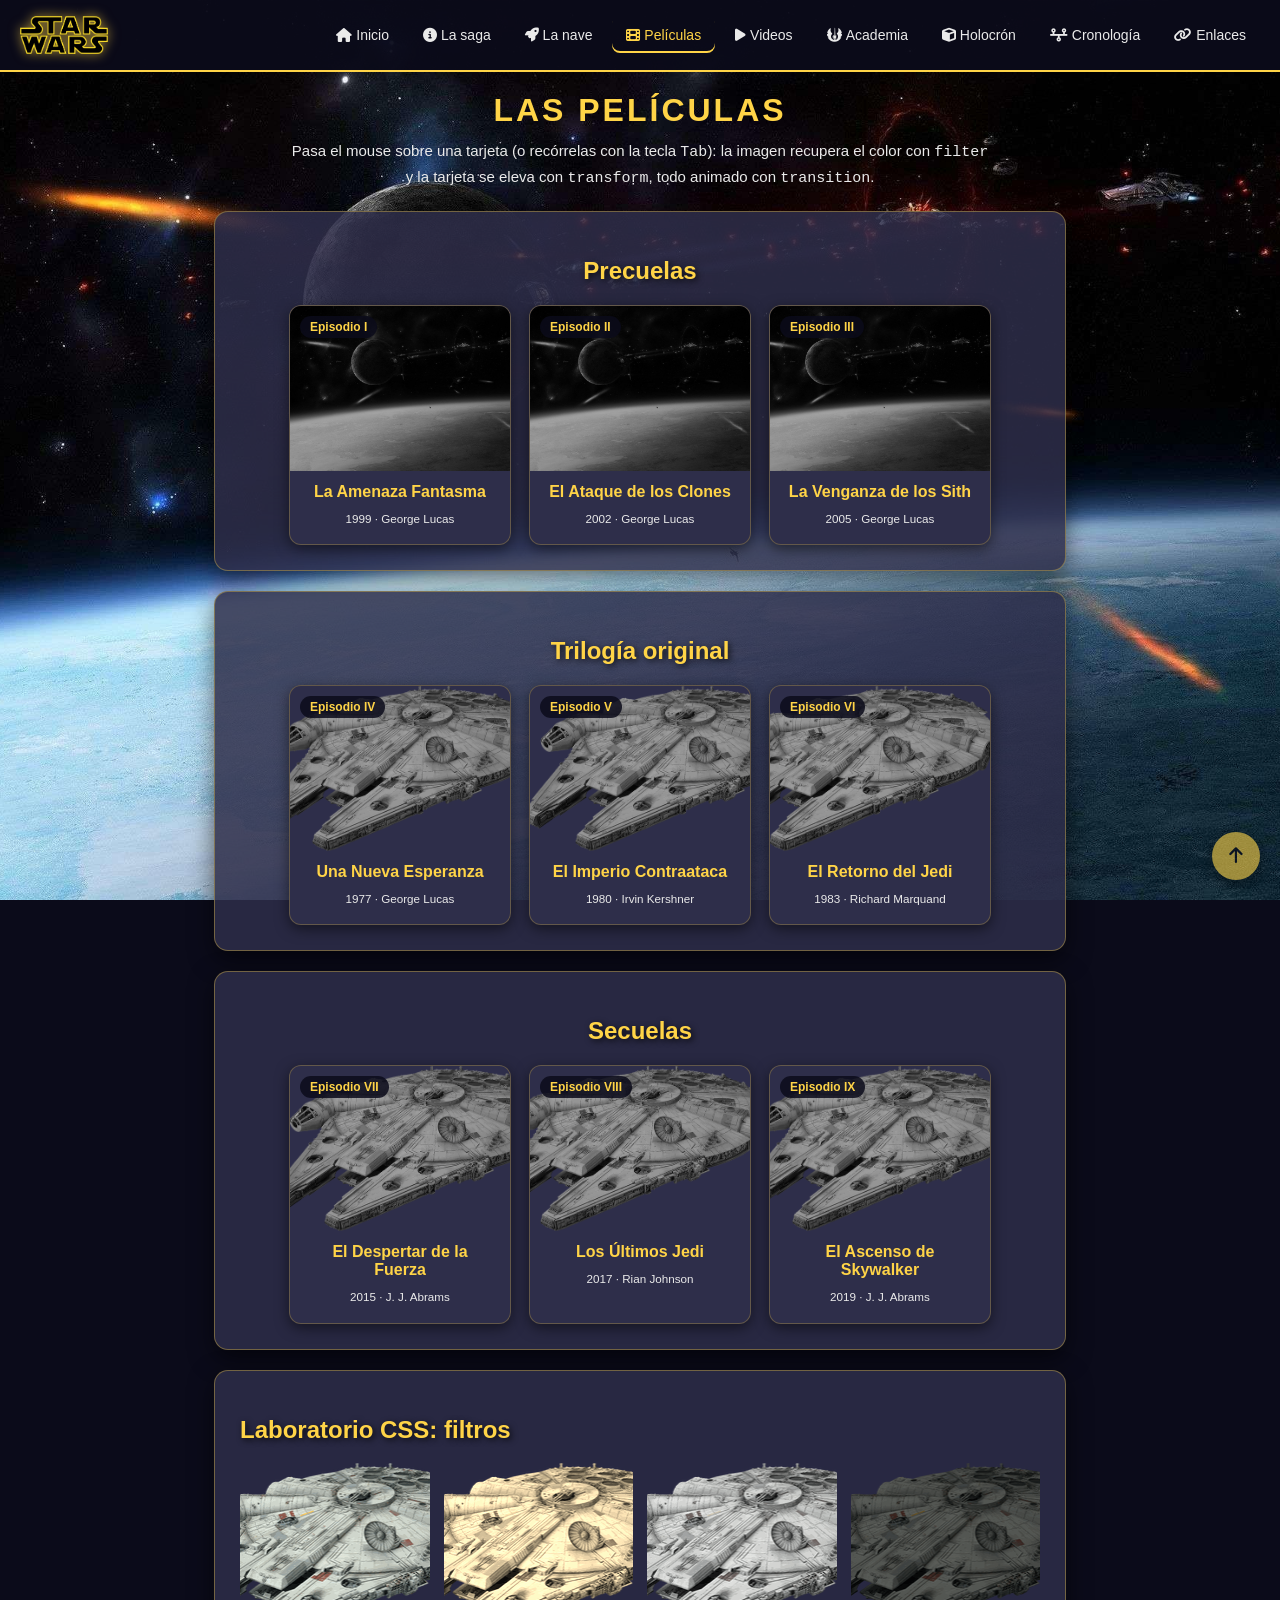
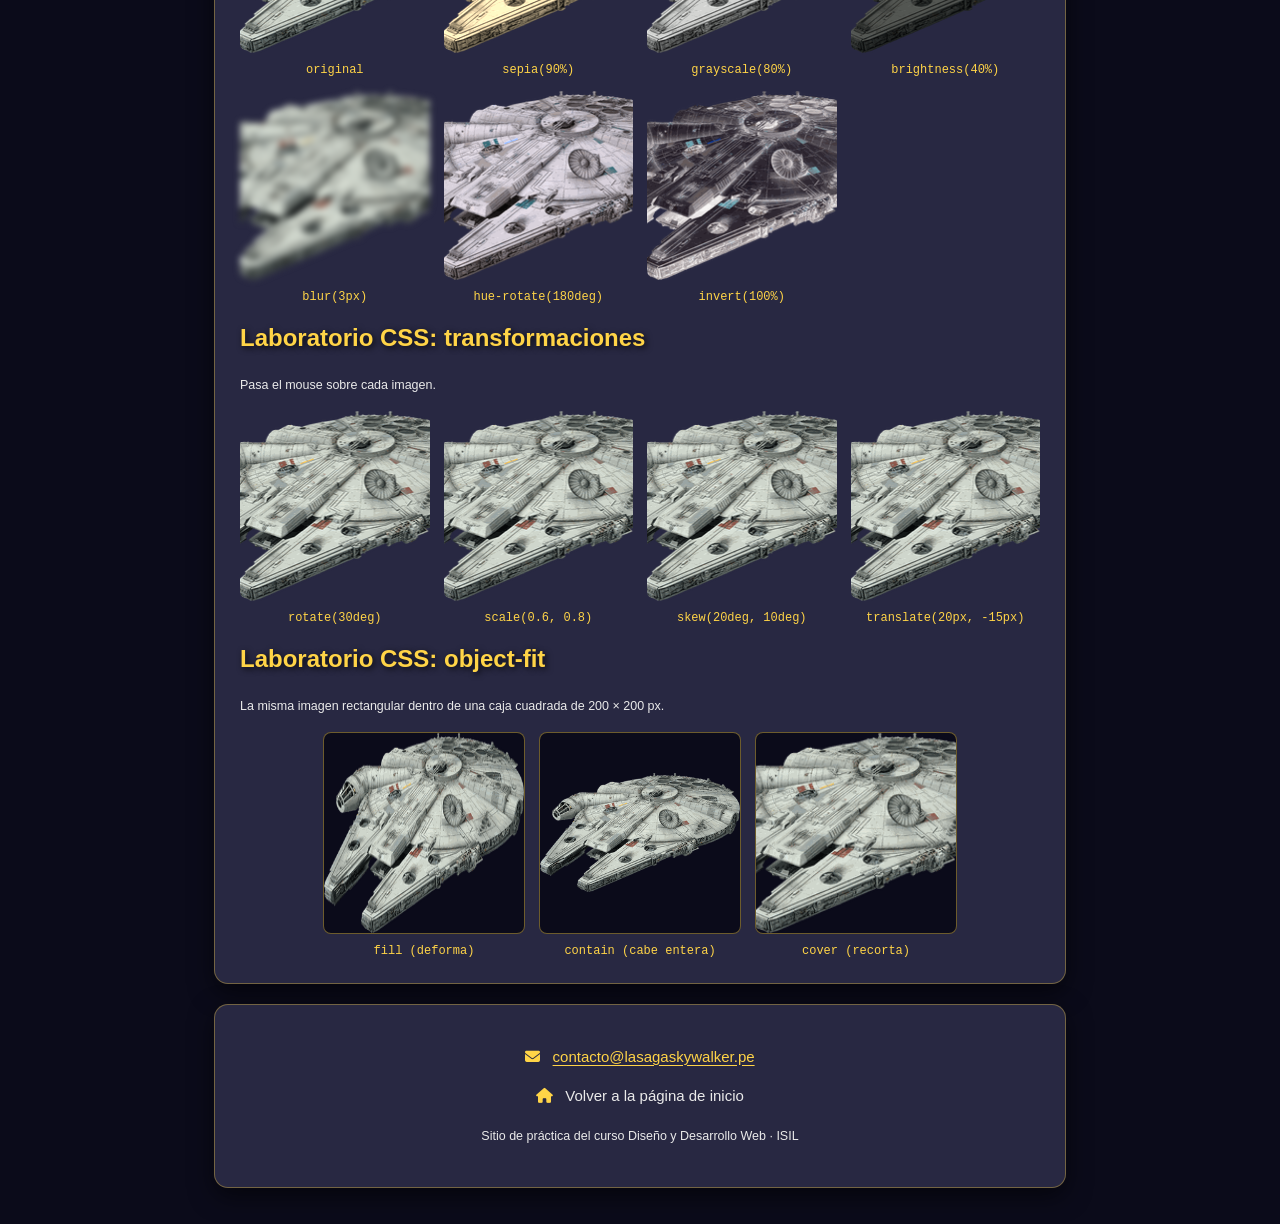
<file: pages/peliculas.html>
<!DOCTYPE html>
<html lang="es">

<head>
  <meta charset="utf-8" />
  <meta name="viewport" content="width=device-width, initial-scale=1" />

  <!-- SEO -->
  <title>Películas de Star Wars | Precuelas, trilogía original y secuelas</title>
  <meta name="description" content="Fichas de las nueve películas de la saga Skywalker de Star Wars, agrupadas por trilogía, con año y director." />
  <meta name="keywords" content="Star Wars, películas, precuelas, trilogía original, secuelas" />

  <!-- Estilos -->
  <link rel="icon" type="image/png" href="../media/favicon/favicon-32.png" />
  <link rel="shortcut icon" type="image/x-icon" href="../media/favicon/favicon.ico" />

  <link rel="stylesheet"
        href="https://cdnjs.cloudflare.com/ajax/libs/font-awesome/6.5.1/css/all.min.css" />
  <link rel="stylesheet" href="../css/estilo.css" />
</head>

<body>

  <a href="#contenido" class="saltar">Saltar al contenido</a>

  <header id="cabecera">

    <a href="../index.html" class="marca">
      <img src="../media/img/logo-star-wars.png" alt="Star Wars: ir a la página de inicio" />
    </a>

    <nav id="menu" aria-label="Menú principal">
      <ul>
        <li><a href="../index.html">
          <i class="fa-solid fa-house" aria-hidden="true"></i> Inicio</a></li>
        <li><a href="../index.html#sobre">
          <i class="fa-solid fa-circle-info" aria-hidden="true"></i> La saga</a></li>
        <li><a href="../index.html#nave">
          <i class="fa-solid fa-rocket" aria-hidden="true"></i> La nave</a></li>
        <li class="con-submenu">
          <a href="peliculas.html" aria-current="page">
            <i class="fa-solid fa-film" aria-hidden="true"></i> Películas</a>
          <ul class="submenu">
            <li><a href="peliculas.html#precuelas">Precuelas</a></li>
            <li><a href="peliculas.html#originales">Trilogía original</a></li>
            <li><a href="peliculas.html#secuelas">Secuelas</a></li>
          </ul>
        </li>
        <li><a href="videos.html">
          <i class="fa-solid fa-play" aria-hidden="true"></i> Videos</a></li>
        <li><a href="academia.html">
          <i class="fa-solid fa-jedi" aria-hidden="true"></i> Academia</a></li>
        <li><a href="holocron.html">
          <i class="fa-solid fa-cube" aria-hidden="true"></i> Holocrón</a></li>
        <li><a href="cronologia.html"><i class="fa-solid fa-timeline" aria-hidden="true"></i> Cronología</a></li>
        <li><a href="../index.html#enlaces">
          <i class="fa-solid fa-link" aria-hidden="true"></i> Enlaces</a></li>
      </ul>
    </nav>
  </header>

  <main id="contenido">

    <h1 class="titulo-pagina">Las películas</h1>
    <p class="intro-pagina">
      Pasa el mouse sobre una tarjeta (o recórrelas con la tecla <kbd>Tab</kbd>):
      la imagen recupera el color con <code>filter</code> y la tarjeta se eleva con
      <code>transform</code>, todo animado con <code>transition</code>.
    </p>

    <section id="precuelas" class="seccion trilogia precuelas" aria-labelledby="titulo-precuelas">
      <h2 id="titulo-precuelas">Precuelas</h2>
      <div class="contenedor-tarjetas">
        <article class="pelicula" tabindex="0">
          <span class="episodio">Episodio I</span>
          <img src="../media/img/space.jpg" alt="" style="object-position: 20% 30%;" />
          <div class="texto">
            <h3>La Amenaza Fantasma</h3>
            <p><small>1999 · George Lucas</small></p>
          </div>
        </article>
        <article class="pelicula" tabindex="0">
          <span class="episodio">Episodio II</span>
          <img src="../media/img/space.jpg" alt="" style="object-position: 50% 50%;" />
          <div class="texto">
            <h3>El Ataque de los Clones</h3>
            <p><small>2002 · George Lucas</small></p>
          </div>
        </article>
        <article class="pelicula" tabindex="0">
          <span class="episodio">Episodio III</span>
          <img src="../media/img/space.jpg" alt="" style="object-position: 80% 70%;" />
          <div class="texto">
            <h3>La Venganza de los Sith</h3>
            <p><small>2005 · George Lucas</small></p>
          </div>
        </article>
      </div>
    </section>

    <section id="originales" class="seccion trilogia originales" aria-labelledby="titulo-originales">
      <h2 id="titulo-originales">Trilogía original</h2>
      <div class="contenedor-tarjetas">
        <article class="pelicula" tabindex="0">
          <span class="episodio">Episodio IV</span>
          <img src="../media/img/halcon-640x380.png" alt="" style="object-position: 50% 50%;" />
          <div class="texto">
            <h3>Una Nueva Esperanza</h3>
            <p><small>1977 · George Lucas</small></p>
          </div>
        </article>
        <article class="pelicula" tabindex="0">
          <span class="episodio">Episodio V</span>
          <img src="../media/img/halcon-640x380.png" alt="" style="object-position: 10% 40%;" />
          <div class="texto">
            <h3>El Imperio Contraataca</h3>
            <p><small>1980 · Irvin Kershner</small></p>
          </div>
        </article>
        <article class="pelicula" tabindex="0">
          <span class="episodio">Episodio VI</span>
          <img src="../media/img/halcon-640x380.png" alt="" style="object-position: 90% 60%;" />
          <div class="texto">
            <h3>El Retorno del Jedi</h3>
            <p><small>1983 · Richard Marquand</small></p>
          </div>
        </article>
      </div>
    </section>

    <section id="secuelas" class="seccion trilogia secuelas" aria-labelledby="titulo-secuelas">
      <h2 id="titulo-secuelas">Secuelas</h2>
      <div class="contenedor-tarjetas">
        <article class="pelicula" tabindex="0">
          <span class="episodio">Episodio VII</span>
          <img src="../media/img/halcon-640x380.png" alt="" style="object-position: 30% 20%;" />
          <div class="texto">
            <h3>El Despertar de la Fuerza</h3>
            <p><small>2015 · J. J. Abrams</small></p>
          </div>
        </article>
        <article class="pelicula" tabindex="0">
          <span class="episodio">Episodio VIII</span>
          <img src="../media/img/halcon-640x380.png" alt="" style="object-position: 70% 80%;" />
          <div class="texto">
            <h3>Los Últimos Jedi</h3>
            <p><small>2017 · Rian Johnson</small></p>
          </div>
        </article>
        <article class="pelicula" tabindex="0">
          <span class="episodio">Episodio IX</span>
          <img src="../media/img/halcon-640x380.png" alt="" style="object-position: 50% 100%;" />
          <div class="texto">
            <h3>El Ascenso de Skywalker</h3>
            <p><small>2019 · J. J. Abrams</small></p>
          </div>
        </article>
      </div>
    </section>

    <!-- Laboratorio -->
    <section id="laboratorio" class="seccion" aria-labelledby="titulo-lab">
      <h2 id="titulo-lab">Laboratorio CSS: filtros</h2>
      <div class="laboratorio">
        <figure><img src="../media/img/halcon-320x190.png" alt="" /><figcaption>original</figcaption></figure>
        <figure><img class="f-sepia" src="../media/img/halcon-320x190.png" alt="" /><figcaption>sepia(90%)</figcaption></figure>
        <figure><img class="f-gris" src="../media/img/halcon-320x190.png" alt="" /><figcaption>grayscale(80%)</figcaption></figure>
        <figure><img class="f-brillo" src="../media/img/halcon-320x190.png" alt="" /><figcaption>brightness(40%)</figcaption></figure>
        <figure><img class="f-blur" src="../media/img/halcon-320x190.png" alt="" /><figcaption>blur(3px)</figcaption></figure>
        <figure><img class="f-hue" src="../media/img/halcon-320x190.png" alt="" /><figcaption>hue-rotate(180deg)</figcaption></figure>
        <figure><img class="f-invertir" src="../media/img/halcon-320x190.png" alt="" /><figcaption>invert(100%)</figcaption></figure>
      </div>

      <h2>Laboratorio CSS: transformaciones</h2>
      <p><small>Pasa el mouse sobre cada imagen.</small></p>
      <div class="laboratorio">
        <figure><img class="t-rotar" src="../media/img/halcon-320x190.png" alt="" /><figcaption>rotate(30deg)</figcaption></figure>
        <figure><img class="t-escalar" src="../media/img/halcon-320x190.png" alt="" /><figcaption>scale(0.6, 0.8)</figcaption></figure>
        <figure><img class="t-sesgar" src="../media/img/halcon-320x190.png" alt="" /><figcaption>skew(20deg, 10deg)</figcaption></figure>
        <figure><img class="t-trasladar" src="../media/img/halcon-320x190.png" alt="" /><figcaption>translate(20px, -15px)</figcaption></figure>
      </div>

      <h2>Laboratorio CSS: object-fit</h2>
      <p><small>La misma imagen rectangular dentro de una caja cuadrada de 200 × 200 px.</small></p>
      <div class="comparar-fit">
        <figure><img class="fit-fill" src="../media/img/halcon-320x190.png" alt="" /><figcaption>fill (deforma)</figcaption></figure>
        <figure><img class="fit-contain" src="../media/img/halcon-320x190.png" alt="" /><figcaption>contain (cabe entera)</figcaption></figure>
        <figure><img class="fit-cover" src="../media/img/halcon-320x190.png" alt="" /><figcaption>cover (recorta)</figcaption></figure>
      </div>
    </section>

  </main>

  <footer id="pie">
    <address>
      <p><i class="fa-solid fa-envelope" aria-hidden="true"></i>
        <a href="mailto:contacto@lasagaskywalker.pe">contacto@lasagaskywalker.pe</a></p>
    </address>
    <p><a href="../index.html"><i class="fa-solid fa-house" aria-hidden="true"></i> Volver a la página de inicio</a></p>
    <p><small>Sitio de práctica del curso Diseño y Desarrollo Web · ISIL</small></p>
  </footer>

  <a href="#contenido" id="btn-arriba" aria-label="Volver arriba">
    <i class="fa-solid fa-arrow-up" aria-hidden="true"></i>
  </a>

</body>

</html>
</file>
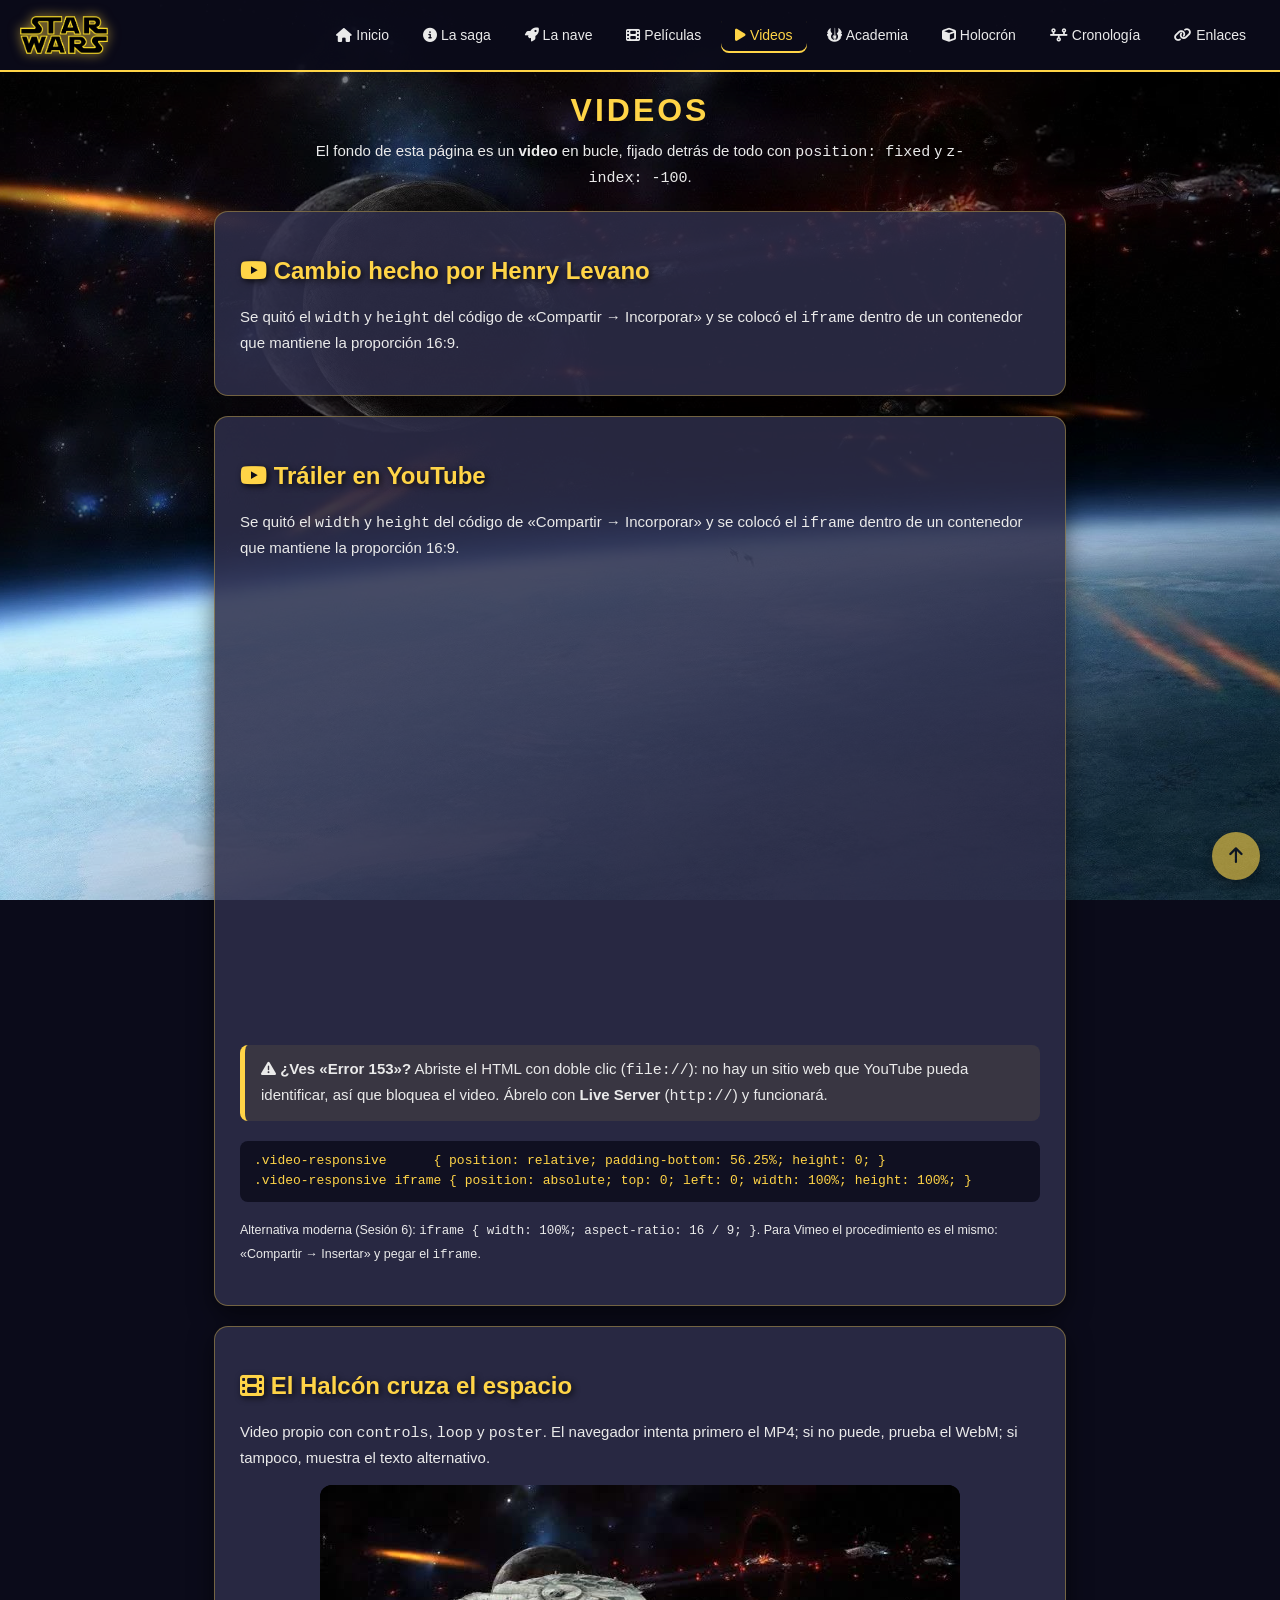
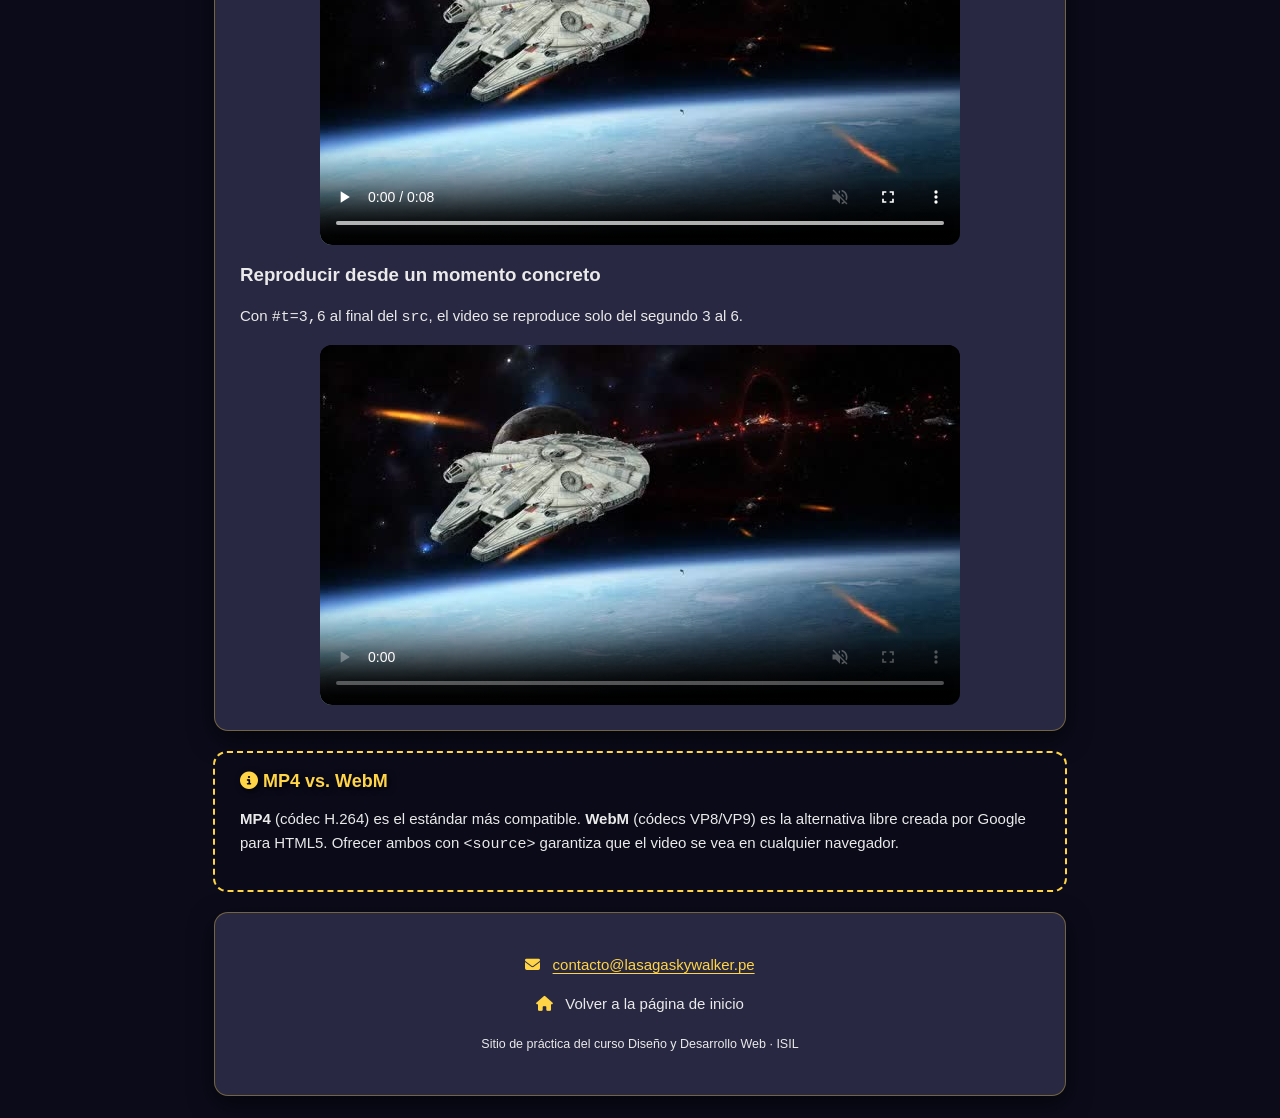
<file: pages/videos.html>
<!DOCTYPE html>
<html lang="es">

<head>
  <meta charset="utf-8" />
  <meta name="viewport" content="width=device-width, initial-scale=1" />

  <!-- SEO -->
  <title>Videos de Star Wars | Tráileres y video de fondo</title>
  <meta name="description" content="Tráiler de Star Wars en YouTube con video responsive, video HTML5 del Halcón Milenario y video de fondo." />
  <meta name="keywords" content="Star Wars, videos, tráiler, Halcón Milenario" />

  <!-- Estilos -->
  <link rel="icon" type="image/png" href="../media/favicon/favicon-32.png" />
  <link rel="shortcut icon" type="image/x-icon" href="../media/favicon/favicon.ico" />

  <link rel="stylesheet"
        href="https://cdnjs.cloudflare.com/ajax/libs/font-awesome/6.5.1/css/all.min.css" />
  <link rel="stylesheet" href="../css/estilo.css" />
</head>

<body>

  <a href="#contenido" class="saltar">Saltar al contenido</a>

  <!-- Video de fondo -->
  <video id="fondo" autoplay muted loop playsinline aria-hidden="true"
         poster="../media/img/space.jpg">
    <source src="../media/video/fondo-espacio.mp4" type="video/mp4" />
    <source src="../media/video/fondo-espacio.webm" type="video/webm" />
  </video>

  <header id="cabecera">

    <a href="../index.html" class="marca">
      <img src="../media/img/logo-star-wars.png" alt="Star Wars: ir a la página de inicio" />
    </a>

    <nav id="menu" aria-label="Menú principal">
      <ul>
        <li><a href="../index.html">
          <i class="fa-solid fa-house" aria-hidden="true"></i> Inicio</a></li>
        <li><a href="../index.html#sobre">
          <i class="fa-solid fa-circle-info" aria-hidden="true"></i> La saga</a></li>
        <li><a href="../index.html#nave">
          <i class="fa-solid fa-rocket" aria-hidden="true"></i> La nave</a></li>
        <li class="con-submenu">
          <a href="peliculas.html">
            <i class="fa-solid fa-film" aria-hidden="true"></i> Películas</a>
          <ul class="submenu">
            <li><a href="peliculas.html#precuelas">Precuelas</a></li>
            <li><a href="peliculas.html#originales">Trilogía original</a></li>
            <li><a href="peliculas.html#secuelas">Secuelas</a></li>
          </ul>
        </li>
        <li><a href="videos.html" aria-current="page">
          <i class="fa-solid fa-play" aria-hidden="true"></i> Videos</a></li>
        <li><a href="academia.html">
          <i class="fa-solid fa-jedi" aria-hidden="true"></i> Academia</a></li>
        <li><a href="holocron.html">
          <i class="fa-solid fa-cube" aria-hidden="true"></i> Holocrón</a></li>
        <li><a href="cronologia.html"><i class="fa-solid fa-timeline" aria-hidden="true"></i> Cronología</a></li>
        <li><a href="../index.html#enlaces">
          <i class="fa-solid fa-link" aria-hidden="true"></i> Enlaces</a></li>
      </ul>
    </nav>
  </header>

  <main id="contenido">

    <h1 class="titulo-pagina">Videos</h1>
    <p class="intro-pagina">
      El fondo de esta página es un <strong>video</strong> en bucle, fijado detrás de todo
      con <code>position: fixed</code> y <code>z-index: -100</code>.
    </p>

    <!-- YouTube responsive -->
    <section id="trailer" class="seccion" aria-labelledby="titulo-trailer">
      <h2 id="titulo-trailer"><i class="fa-brands fa-youtube" aria-hidden="true"></i> Cambio hecho por Henry Levano</h2>
      <p>
        Se quitó el <code>width</code> y <code>height</code> del código de «Compartir → Incorporar»
        y se colocó el <code>iframe</code> dentro de un contenedor que mantiene la proporción 16:9.
      </p>
      </section>

    
    <section id="trailer" class="seccion" aria-labelledby="titulo-trailer">
      <h2 id="titulo-trailer"><i class="fa-brands fa-youtube" aria-hidden="true"></i> Tráiler en YouTube</h2>
      <p>
        Se quitó el <code>width</code> y <code>height</code> del código de «Compartir → Incorporar»
        y se colocó el <code>iframe</code> dentro de un contenedor que mantiene la proporción 16:9.
      </p>

      <div class="video-responsive">

        <iframe width="560" height="315"
        src="https://www.youtube.com/embed/8FZ7k-q7f9E?si=BY7OPVIVeOz8SUYi"
        title="YouTube video player" frameborder="0"
        allow="accelerometer; autoplay; clipboard-write; encrypted-media; gyroscope; picture-in-picture; web-share"
        referrerpolicy="strict-origin-when-cross-origin"
        loading="lazy"
        allowfullscreen></iframe>

      </div>

      <aside class="aviso">
        <p>
          <i class="fa-solid fa-triangle-exclamation" aria-hidden="true"></i>
          <strong>¿Ves «Error 153»?</strong> Abriste el HTML con doble clic (<code>file://</code>): no hay un sitio web
          que YouTube pueda identificar, así que bloquea el video. Ábrelo con <strong>Live Server</strong> (<code>http://</code>) y funcionará.
        </p>
      </aside>

      <p class="nota-codigo">.video-responsive      { position: relative; padding-bottom: 56.25%; height: 0; }
.video-responsive iframe { position: absolute; top: 0; left: 0; width: 100%; height: 100%; }</p>

      <p><small>
        Alternativa moderna (Sesión 6): <code>iframe { width: 100%; aspect-ratio: 16 / 9; }</code>.
        Para Vimeo el procedimiento es el mismo: «Compartir → Insertar» y pegar el <code>iframe</code>.
      </small></p>
    </section>

    <!-- <video> con MP4 + WebM -->
    <section id="video-local" class="seccion" aria-labelledby="titulo-local">
      <h2 id="titulo-local"><i class="fa-solid fa-film" aria-hidden="true"></i> El Halcón cruza el espacio</h2>
      <p>
        Video propio con <code>controls</code>, <code>loop</code> y <code>poster</code>.
        El navegador intenta primero el MP4; si no puede, prueba el WebM; si tampoco,
        muestra el texto alternativo.
      </p>

      <video class="video-local" width="640" height="360"
             controls loop muted preload="metadata"
             poster="../media/img/poster-halcon.jpg">
        <source src="../media/video/halcon-640x360.mp4" type="video/mp4" />
        <source src="../media/video/halcon-640x360.webm" type="video/webm" />
        <p>Lo sentimos, tu navegador no puede reproducir video.
          <a href="../media/video/halcon-640x360.mp4">Descarga el video en MP4</a>.</p>
      </video>

      <h3>Reproducir desde un momento concreto</h3>
      <p>Con <code>#t=3,6</code> al final del <code>src</code>, el video se reproduce solo del segundo 3 al 6.</p>

      <video class="video-local" width="640" height="360" controls muted preload="metadata"
             poster="../media/img/poster-halcon.jpg"
             src="../media/video/halcon-640x360.mp4#t=3,6">
        <p>Lo sentimos, tu navegador no puede reproducir video.</p>
      </video>
    </section>

    <aside class="dato-curioso" aria-labelledby="titulo-formatos">
      <h2 id="titulo-formatos"><i class="fa-solid fa-circle-info" aria-hidden="true"></i> MP4 vs. WebM</h2>
      <p>
        <strong>MP4</strong> (códec H.264) es el estándar más compatible.
        <strong>WebM</strong> (códecs VP8/VP9) es la alternativa libre creada por Google para HTML5.
        Ofrecer ambos con <code>&lt;source&gt;</code> garantiza que el video se vea en cualquier navegador.
      </p>
    </aside>

  </main>

  <footer id="pie">
    <address>
      <p><i class="fa-solid fa-envelope" aria-hidden="true"></i>
        <a href="mailto:contacto@lasagaskywalker.pe">contacto@lasagaskywalker.pe</a></p>
    </address>
    <p><a href="../index.html"><i class="fa-solid fa-house" aria-hidden="true"></i> Volver a la página de inicio</a></p>
    <p><small>Sitio de práctica del curso Diseño y Desarrollo Web · ISIL</small></p>
  </footer>

  <a href="#contenido" id="btn-arriba" aria-label="Volver arriba">
    <i class="fa-solid fa-arrow-up" aria-hidden="true"></i>
  </a>

</body>

</html>
</file>
<file: css/estilo.css>
:root {
  --color-fondo: #0B0B1A;
  --color-texto: #EAEAEA;
  --color-acento: #FFD447;
  --color-caja: #2E2E4A;

  --alto-menu: 70px;

  --z-video-fondo: -100;
  --z-sello: 10;
  --z-boton-arriba: 50;
  --z-cabecera: 100;
  --z-salto: 200;
}

/* Base */
html {
  scroll-behavior: smooth;
}

body {
  background-color: var(--color-fondo);
  background-image: url("../media/img/space.jpg");
  background-repeat: no-repeat;
  background-position: center top;
  background-attachment: fixed;
  background-size: cover;

  color: var(--color-texto);
  font-family: Verdana, Geneva, Tahoma, sans-serif;
  margin: 0;
  padding: 0 20px 20px;
}

p {
  font-size: 15px;
  line-height: 1.6;
}

h2 {
  font-size: 24px;
  color: var(--color-acento);
  text-shadow: 2px 2px 6px rgba(0, 0, 0, 0.8);
}

/* Accesibilidad */

/* Visible solo al recibir foco */
.saltar {
  position: absolute;
  top: -60px;
  left: 20px;
  z-index: var(--z-salto);
  background: var(--color-acento);
  color: #0B0B1A !important;
  padding: 10px 16px;
  border-radius: 0 0 8px 8px;
  font-weight: bold;
  transition: top 0.2s ease;
}

.saltar:focus {
  top: 0;
}

/* Foco visible con teclado */
a:focus-visible,
.pelicula:focus-visible,
button:focus-visible {
  outline: 3px solid var(--color-acento);
  outline-offset: 3px;
}

/* Texto solo para lectores de pantalla */
.solo-lector {
  position: absolute;
  width: 1px;
  height: 1px;
  overflow: hidden;
  clip: rect(0 0 0 0);
  white-space: nowrap;
}

/* Cabecera y menú */
#cabecera {
  position: sticky;
  top: 0;
  z-index: var(--z-cabecera);

  display: flex;
  align-items: center;
  justify-content: space-between;
  flex-wrap: wrap;
  gap: 10px;

  min-height: var(--alto-menu);
  margin: 0 -20px 20px;
  padding: 0 20px;
  background-color: rgba(11, 11, 26, 0.95);
  border-bottom: 2px solid var(--color-acento);
}

#cabecera .marca img {
  height: 38px;
  width: auto;
  display: block;
  filter: drop-shadow(0 0 6px rgba(255, 212, 71, 0.6));
}

#menu ul {
  list-style: none;
  margin: 0;
  padding: 0;
  display: flex;
  flex-wrap: wrap;
  gap: 6px;
}

#menu li {
  position: relative;
}

#menu a {
  display: block;
  padding: 10px 14px;
  border-radius: 8px;
  font-size: 14px;
  transition-property: color, background-color;
  transition-duration: 300ms, 400ms;
  transition-timing-function: ease-in, ease-out;
}

a:link,
a:visited {
  color: var(--color-texto);
  text-decoration: none;
}

#menu a:hover,
#menu a:focus-visible {
  background-color: var(--color-acento);
  color: #0B0B1A;
}

#menu a:active {
  background-color: #E0B400;
}

/* Página actual */
#menu a[aria-current="page"] {
  color: var(--color-acento);
  box-shadow: inset 0 -2px 0 var(--color-acento);
}

/* Submenú */
#menu .submenu {
  display: flex;
  flex-direction: column;
  position: absolute;
  top: 100%;
  left: 0;
  min-width: 200px;
  padding: 6px;
  background-color: #1A1A33;
  border: 1px solid var(--color-acento);
  border-radius: 8px;
  box-shadow: 0 8px 20px rgba(0, 0, 0, 0.6);

  opacity: 0;
  visibility: hidden;
  transform: translateY(-8px);
  transition: opacity 0.25s ease, transform 0.25s ease, visibility 0.25s;
}

#menu .con-submenu:hover .submenu,
#menu .con-submenu:focus-within .submenu {
  opacity: 1;
  visibility: visible;
  transform: translateY(0);
}

/* Secciones */
.seccion,
#pie {
  background-color: rgba(46, 46, 74, 0.85);
  padding: 25px;
  margin: 20px auto;
  max-width: 800px;
  width: calc(100% - 50px);
  border: 1px solid rgba(255, 212, 71, 0.35);
  border-radius: 14px;
  box-shadow: 0 8px 24px rgba(0, 0, 0, 0.55);
}

/* El ancla no queda bajo la cabecera */
.seccion,
#inicio,
#contenido {
  scroll-margin-top: calc(var(--alto-menu) + 20px);
}

/* Portada */
#inicio {
  text-align: center;
  padding: 30px 20px 25px;
  border-bottom: 3px solid var(--color-acento);
  max-width: 900px;
  margin: 0 auto;
}

#inicio h1 {
  margin: 0;
}

#inicio h1 img {
  max-width: 100%;
  height: auto;
  filter: drop-shadow(0 0 18px rgba(255, 212, 71, 0.45));
  transition: transform 0.6s ease, filter 0.6s ease;
}

#inicio h1 img:hover {
  transform: scale(1.05);
  filter: drop-shadow(0 0 28px rgba(255, 212, 71, 0.8)) brightness(115%);
}

/* Listas (Sesión 5) */
.lista-datos {
  list-style-type: square;
  line-height: 1.9;
}

.lista-datos li::marker,
.lista-orden li::marker {
  color: var(--color-acento);
  font-weight: bold;
}

.lista-orden {
  list-style-type: upper-roman;
  line-height: 1.9;
}

/* La nave */
.marco-nave {
  position: relative;
  margin: 0;
}

.marco-nave img {
  display: block;
  width: 100%;
  aspect-ratio: 16 / 9;
  object-fit: cover;
  border-radius: 16px;
}

.sello {
  position: absolute;
  top: 14px;
  right: 14px;
  z-index: var(--z-sello);
  background: var(--color-acento);
  color: #0B0B1A;
  font-weight: bold;
  font-size: 13px;
  padding: 6px 12px;
  border-radius: 20px;
  transform: rotate(6deg);
}

.marco-nave figcaption {
  font-size: 13px;
  color: #C9C9D6;
  margin-top: 8px;
}

/* Aside */
.dato-curioso {
  max-width: 800px;
  width: calc(100% - 50px);
  margin: 20px auto;
  padding: 18px 25px;
  border: 2px dashed var(--color-acento);
  border-radius: 14px;
  background: rgba(11, 11, 26, 0.7);
}

.dato-curioso h2 {
  font-size: 18px;
  margin-top: 0;
}

/* Cita */
#cita {
  width: 60%;
  margin: 40px auto;
  padding: 20px;
  text-align: center;
  border: 2px dashed var(--color-acento);
  border-radius: 40px;
}

#cita p {
  font-style: italic;
  font-size: 20px;
  color: var(--color-acento);
  margin: 0;
  text-shadow: 0 0 14px rgba(255, 212, 71, 0.7);
}

/* Enlaces externos */
.lista-enlaces {
  list-style: none;
  padding: 0;
}

.lista-enlaces li {
  margin-bottom: 10px;
}

.lista-enlaces a {
  color: var(--color-acento);
  border-bottom: 1px dashed transparent;
  transition: border-color 0.3s ease;
}

.lista-enlaces a:hover {
  border-bottom-color: var(--color-acento);
}

.lista-enlaces i {
  font-size: 11px;
  margin-left: 4px;
}

/* Pie */
#pie {
  text-align: center;
}

#pie address {
  font-style: normal;
}

#pie i {
  color: var(--color-acento);
  margin-right: 8px;
}

#pie .redes a {
  display: inline-block;
  color: var(--color-acento);
  margin: 0 12px;
  font-size: 30px;
  transition: transform 0.3s ease, color 0.3s ease;
}

#pie .redes a:hover {
  color: #FFFFFF;
  transform: translateY(-4px) rotate(-8deg);
}

/* Volver arriba */
#btn-arriba {
  position: fixed;
  right: 20px;
  bottom: 20px;
  z-index: var(--z-boton-arriba);

  width: 48px;
  height: 48px;
  display: flex;
  align-items: center;
  justify-content: center;
  border-radius: 50%;
  background: var(--color-acento);
  color: #0B0B1A;
  font-size: 18px;
  box-shadow: 0 4px 14px rgba(0, 0, 0, 0.6);

  opacity: 0.6;
  transition: opacity 0.3s ease, transform 0.3s ease;
}

#btn-arriba:hover,
#btn-arriba:focus-visible {
  opacity: 1;
  transform: scale(1.15);
}

/* Películas: tarjetas */
.titulo-pagina {
  text-align: center;
  font-size: 32px;
  margin: 10px 0 0;
  color: var(--color-acento);
  text-transform: uppercase;
  letter-spacing: 3px;
}

.intro-pagina {
  text-align: center;
  max-width: 700px;
  margin: 10px auto 0;
}

.trilogia h2 {
  text-align: center;
}

.contenedor-tarjetas {
  display: flex;
  flex-wrap: wrap;
  justify-content: center;
  gap: 18px;
}

.pelicula {
  position: relative;
  flex-basis: 220px;
  background-color: var(--color-caja);
  border: 1px solid rgba(255, 212, 71, 0.25);
  border-radius: 12px;
  overflow: hidden;
  box-shadow: 0 4px 14px rgba(0, 0, 0, 0.5);
  transition: transform 300ms ease-out 0s, box-shadow 300ms ease-out;
}

.pelicula img {
  display: block;
  width: 100%;
  aspect-ratio: 4 / 3;
  object-fit: cover;
  filter: grayscale(100%) brightness(70%);
  transition: filter 0.5s ease;
}

.pelicula .texto {
  padding: 12px 15px 15px;
  text-align: center;
}

.pelicula h3 {
  color: var(--color-acento);
  margin: 0 0 6px;
  font-size: 16px;
}

.pelicula p {
  margin: 0;
  font-size: 14px;
}

.pelicula .episodio {
  position: absolute;
  top: 10px;
  left: 10px;
  z-index: var(--z-sello);
  background: rgba(11, 11, 26, 0.85);
  color: var(--color-acento);
  font-weight: bold;
  font-size: 12px;
  padding: 4px 10px;
  border-radius: 12px;
}

/* Hover o foco con Tab */
.pelicula:hover,
.pelicula:focus-visible {
  transform: translateY(-8px) scale(1.03);
  box-shadow: 0 14px 28px rgba(0, 0, 0, 0.7), 0 0 0 2px var(--color-acento);
}

.pelicula:hover img,
.pelicula:focus-visible img {
  filter: grayscale(0%) brightness(100%);
}

/* Color por trilogía */
.precuelas .pelicula img { --tono: 160deg; }
.secuelas .pelicula img  { --tono: 300deg; }

.precuelas .pelicula:hover img,
.secuelas .pelicula:hover img,
.precuelas .pelicula:focus-visible img,
.secuelas .pelicula:focus-visible img {
  filter: hue-rotate(var(--tono));
}

/* Laboratorio */
.laboratorio {
  display: grid;
  grid-template-columns: repeat(auto-fill, minmax(150px, 1fr));
  gap: 14px;
}

.laboratorio figure {
  margin: 0;
  text-align: center;
}

.laboratorio img {
  width: 100%;
  aspect-ratio: 1 / 1;
  object-fit: cover;
  border-radius: 10px;
  transition: transform 0.4s ease;
}

.laboratorio figcaption {
  font-family: "Courier New", monospace;
  font-size: 12px;
  color: var(--color-acento);
  margin-top: 6px;
}

.f-sepia     { filter: sepia(90%); }
.f-gris      { filter: grayscale(80%); }
.f-brillo    { filter: brightness(40%); }
.f-blur      { filter: blur(3px); }
.f-hue       { filter: hue-rotate(180deg); }
.f-invertir  { filter: invert(100%); }

.t-rotar:hover     { transform: rotate(30deg); }
.t-escalar:hover   { transform: scale(0.6, 0.8); }
.t-sesgar:hover    { transform: skew(20deg, 10deg); }
.t-trasladar:hover { transform: translate(20px, -15px); }

/* object-fit */
.comparar-fit {
  display: flex;
  flex-wrap: wrap;
  gap: 14px;
  justify-content: center;
}

.comparar-fit figure {
  margin: 0;
  text-align: center;
}

.comparar-fit img {
  width: 200px;
  height: 200px;
  background: #0B0B1A;
  border: 1px solid rgba(255, 212, 71, 0.4);
  border-radius: 8px;
}

.comparar-fit figcaption {
  font-family: "Courier New", monospace;
  font-size: 12px;
  color: var(--color-acento);
  margin-top: 6px;
}

.fit-fill    { object-fit: fill; }
.fit-contain { object-fit: contain; }
.fit-cover   { object-fit: cover; }

/* Página videos */

/* Video de fondo */
#fondo {
  position: fixed;
  top: 50%;
  left: 50%;
  min-width: 100%;
  min-height: 100%;
  width: auto;
  height: auto;
  transform: translateX(-50%) translateY(-50%);
  z-index: var(--z-video-fondo);
  object-fit: cover;
  opacity: 0.55;
}

/* YouTube responsive: 56.25% = 16:9 */
.video-responsive {
  position: relative;
  padding-bottom: 56.25%;
  height: 0;
  overflow: hidden;
  border-radius: 12px;
}

.video-responsive iframe {
  position: absolute;
  top: 0;
  left: 0;
  width: 100%;
  height: 100%;
  border: 0;
}

/* Alternativa con aspect-ratio */
.video-moderno {
  width: 100%;
  aspect-ratio: 16 / 9;
  border: 0;
  border-radius: 12px;
}

/* <video> fluido */
.video-local {
  display: block;
  width: 100%;
  max-width: 640px;
  height: auto;
  margin: 0 auto;
  border-radius: 12px;
  background: #000;
}

.nota-codigo {
  font-family: "Courier New", monospace;
  font-size: 13px;
  background: rgba(11, 11, 26, 0.8);
  padding: 10px 14px;
  border-radius: 8px;
  overflow-x: auto;
  white-space: pre;
  color: var(--color-acento);
}

/* Aviso de YouTube */
.aviso {
  margin: 20px 0;
  padding: 12px 16px;
  border-left: 5px solid var(--color-acento);
  border-radius: 8px;
  background: rgba(255, 212, 71, 0.08);
  line-height: 1.6;
}

.aviso p {
  margin: 0;
}

/* Enlaces subrayados en el texto */
.seccion p a,
.dato-curioso p a,
#pie address a {
  color: var(--color-acento);
  text-decoration: underline;
  text-underline-offset: 3px;
}

.seccion p a:hover,
#pie address a:hover {
  text-decoration-thickness: 2px;
}

/* Sesión 9: tablas, formularios, mapas y media queries */

/* Tabla */
.tabla-scroll {
  overflow-x: auto;
}

.tabla-saga {
  width: 100%;
  border-collapse: collapse;
  font-size: 15px;
}

.tabla-saga caption {
  caption-side: top;
  margin-bottom: 10px;
  color: var(--color-acento);
  font-weight: bold;
  letter-spacing: 1px;
}

.tabla-saga th,
.tabla-saga td {
  padding: 10px 12px;
  border: 1px solid rgba(255, 212, 71, 0.25);
  text-align: left;
}

.tabla-saga thead th {
  background-color: var(--color-acento);
  color: #0B0B1A;
  text-transform: uppercase;
  font-size: 13px;
  letter-spacing: 1px;
}

/* Celda con rowspan centrada */
.tabla-saga tbody th {
  vertical-align: middle;
  text-align: center;
  color: var(--color-acento);
  background-color: rgba(11, 11, 26, 0.6);
}

.tabla-saga tfoot td {
  text-align: center;
  font-style: italic;
  color: var(--color-acento);
}

/* Seudoclases child */

/* Cebra: filas pares de cada trilogía */
.tabla-saga tbody tr:nth-child(even) {
  background-color: rgba(255, 212, 71, 0.08);
}

/* Primera fila de cada trilogía: línea superior marcada */
.tabla-saga tbody tr:first-child {
  border-top: 3px solid var(--color-acento);
}

/* Última columna de la cabecera (Director) en cursiva */
.tabla-saga thead th:last-child {
  font-style: italic;
}

/* Fila resaltada al pasar el mouse */
.tabla-saga tbody tr {
  transition: background-color 0.2s ease;
}

.tabla-saga tbody tr:hover {
  background-color: rgba(255, 212, 71, 0.2);
}

.nota-tabla {
  font-size: 13px;
  color: #C9C9D6;
}

.nota-tabla i {
  color: var(--color-acento);
  margin-right: 6px;
}

/* Formulario */
.formulario fieldset {
  min-width: 0;
  display: flex;
  flex-wrap: wrap;
  gap: 16px 24px;
  margin: 0 0 20px;
  padding: 18px 20px;
  border: 1px solid rgba(255, 212, 71, 0.35);
  border-radius: 12px;
}

.formulario legend {
  padding: 0 8px;
  color: var(--color-acento);
  font-weight: bold;
  text-transform: uppercase;
  letter-spacing: 1px;
}

.campo {
  flex: 1 1 240px;
  display: flex;
  flex-direction: column;
  gap: 6px;
}

.campo-ancho {
  flex-basis: 100%;
}

.campo label,
.etiqueta-grupo {
  font-weight: bold;
  font-size: 14px;
}

.formulario input,
.formulario select,
.formulario textarea {
  padding: 10px 12px;
  border: 2px solid rgba(255, 212, 71, 0.3);
  border-radius: 8px;
  background-color: rgba(11, 11, 26, 0.7);
  color: var(--color-texto);
  font: inherit;
  transition: border-color 0.2s ease, box-shadow 0.2s ease;
}

.formulario input::placeholder,
.formulario textarea::placeholder {
  color: #8A8AA0;
}

.formulario input[type="radio"],
.formulario input[type="checkbox"],
.formulario input[type="range"] {
  padding: 0;
  border: none;
  accent-color: var(--color-acento);
}

/* El selector de color como una muestra grande */
.formulario input[type="color"] {
  width: 80px;
  height: 44px;
  padding: 4px;
  cursor: pointer;
}

.opciones {
  display: flex;
  flex-wrap: wrap;
  gap: 8px 18px;
}

.opciones label {
  font-weight: normal;
}

.obligatorio {
  color: #FF6B6B;
  font-weight: bold;
}

.formulario input:focus,
.formulario select:focus,
.formulario textarea:focus {
  outline: none;
  border-color: var(--color-acento);
  box-shadow: 0 0 0 3px rgba(255, 212, 71, 0.3);
}

/* Validación */
.formulario input:user-invalid,
.formulario select:user-invalid {
  border-color: #FF6B6B;
  background-color: rgba(255, 107, 107, 0.12);
}

.formulario input:user-valid,
.formulario select:user-valid {
  border-color: #2ECC71;
}

.formulario input:out-of-range {
  border-color: #FF6B6B;
}

.formulario:invalid .boton-enviar {
  opacity: 0.6;
}

/* Botones */
.botones {
  display: flex;
  flex-wrap: wrap;
  gap: 12px;
}

.boton-enviar,
.boton-limpiar,
.boton-volver {
  padding: 12px 24px;
  border: none;
  border-radius: 30px;
  font: inherit;
  font-weight: bold;
  cursor: pointer;
  transition: transform 0.2s ease, box-shadow 0.2s ease;
}

.boton-enviar,
.boton-volver {
  background-color: var(--color-acento);
  color: #0B0B1A !important;
}

.boton-limpiar {
  background-color: transparent;
  border: 2px solid var(--color-acento);
  color: var(--color-acento);
}

.boton-enviar:hover,
.boton-volver:hover {
  transform: translateY(-2px);
  box-shadow: 0 0 18px rgba(255, 212, 71, 0.6);
}

/* Mapa responsive */
.mapa {
  width: 100%;
  aspect-ratio: 16 / 9;
  border-radius: 12px;
  overflow: hidden;
  border: 1px solid rgba(255, 212, 71, 0.35);
}

.mapa iframe {
  width: 100%;
  height: 100%;
  border: 0;
}

/* Página de gracias */
.gracias {
  text-align: center;
  margin-top: 60px;
}

.icono-gracias {
  font-size: 60px;
  color: var(--color-acento);
}

.gracias code {
  background-color: rgba(11, 11, 26, 0.8);
  color: var(--color-acento);
  padding: 2px 6px;
  border-radius: 4px;
}

/* Media queries (desktop first) */

/* Tablet: 768px o menos */
@media screen and (max-width: 768px) {

  #cabecera {
    justify-content: center;
  }

  #menu ul {
    justify-content: center;
  }

  .tabla-saga .opcional {
    display: none;
  }

  .mapa {
    aspect-ratio: 4 / 3;
  }

  .titulo-pagina {
    font-size: 26px;
  }
}

/* Celular: 480px o menos */
@media screen and (max-width: 480px) {

  body {
    padding: 0 10px 10px;
  }

  #cabecera {
    position: static;
    flex-direction: column;
    margin: 0 -10px 20px;
  }

  .tabla-saga {
    font-size: 13px;
  }

  #menu ul {
    flex-direction: column;
    align-items: stretch;
    text-align: center;
  }

  .seccion,
  #pie {
    width: auto;
    padding: 18px 14px;
  }

  .formulario fieldset {
    flex-direction: column;
  }

  .campo {
    flex-basis: auto;
  }

  .botones button {
    flex: 1 1 100%;
  }
}
</file>
<file: css/sesion10.css>
/* Fuentes de diversos orígenes */
@import url("https://fonts.googleapis.com/css2?family=Share+Tech+Mono&display=swap");

@font-face {
  font-family: "Orbitron";
  src: url("../media/fonts/orbitron.ttf") format("truetype");
}

/* Selector universal: todas las cajas miden con su padding incluido */
*,
*::before,
*::after {
  box-sizing: border-box;
}

/* Portada: dos soles con degradado radial */
.portada-holo {
  margin: 0 -20px 20px;
  padding: 4.5rem 1.25rem;
  text-align: center;
  background:
    radial-gradient(circle at 78% 30%, #FFF4C2 0 3%, #FFB347 6%, transparent 14%),
    radial-gradient(circle at 88% 42%, #FFE7A3 0 2%, #FF8C42 4%, transparent 10%),
    linear-gradient(to bottom, #1B1035, #6B2E3E 70%, #C9653A);
}

.portada-holo h1 {
  margin: 0.5rem 0;
  font-family: "Orbitron", "Arial Black", sans-serif;
  font-size: 3rem;
  letter-spacing: 0.08em;
  color: var(--color-acento);
  text-transform: uppercase;
}

.portada-holo p {
  font-size: 1.15rem;
}

/* Planeta SVG con <img>: nítido en cualquier tamaño */
.planeta {
  width: 7rem;
  height: auto;
}

/* ::after decorativo: línea de luz bajo cada h2 de esta página */
.seccion h2::after {
  content: "";
  display: block;
  width: 4rem;
  height: 3px;
  margin-top: 0.5rem;
  background: linear-gradient(to right, var(--color-acento), transparent);
}

/* CSS Grid: 3 columnas iguales con repeat() y la unidad fr */
.grid-saga {
  display: grid;
  grid-template-columns: repeat(3, 1fr);
  grid-auto-rows: 110px;
  gap: 12px 15px;
}

.ep {
  display: grid;
  place-items: center;
  padding: 0.75rem;
  border: 1px solid rgba(255, 212, 71, 0.3);
  border-radius: 0.75rem;
  text-align: center;
  font-size: 0.95rem;
  background: linear-gradient(160deg, #2E2E4A, #14142A);
  transition: transform 0.3s ease;
}

.ep:hover {
  transform: translateY(-4px);
}

.ep span {
  font-family: "Orbitron", sans-serif;
  font-size: 1.6em;
  color: var(--color-acento);
}

/* La trilogía original, resaltada con otro degradado */
.ep.original {
  background: linear-gradient(160deg, #5A4A12, #2E2E4A);
}

/* CSS Grid con áreas: ficha de planeta */
.ficha-planeta {
  display: grid;
  grid-template-columns: 1fr 3fr;
  grid-template-areas:
    "cabecera cabecera"
    "datos    texto"
    "pie      pie";
  gap: 10px;
  font-size: 1rem;
}

.f-cabecera { grid-area: cabecera; }
.f-datos    { grid-area: datos; }
.f-texto    { grid-area: texto; }
.f-pie      { grid-area: pie; }

.ficha-planeta > div {
  padding: 1rem;
  border-radius: 0.75rem;
  background-color: rgba(11, 11, 26, 0.6);
  border: 1px solid rgba(255, 212, 71, 0.25);
}

.f-cabecera {
  background: linear-gradient(to right, #C9653A, #E0A84F) !important;
}

.f-cabecera h3 {
  margin: 0;
  font-family: "Orbitron", sans-serif;
  color: #0B0B1A;
  letter-spacing: 0.1em;
}

.f-datos dl {
  margin: 0;
  font-family: "Share Tech Mono", monospace;
}

.f-datos dt {
  color: var(--color-acento);
  font-size: 0.85em;
}

.f-datos dd {
  margin: 0 0 0.6em;
}

/* Sables de luz, degradado lineal + selector por atributo */
.sables {
  display: flex;
  justify-content: space-around;
  flex-wrap: wrap;
  gap: 1.5rem;
  padding: 1rem 0;
}

.sable {
  display: flex;
  flex-direction: column;
  align-items: center;
}

.hoja {
  width: 14px;
  height: 160px;
  border-radius: 8px 8px 2px 2px;
  background: linear-gradient(to right, var(--brillo), #FFFFFF 40%, #FFFFFF 60%, var(--brillo));
  box-shadow: 0 0 6px var(--brillo);
  opacity: 0.55;
  transition: opacity 0.3s ease, box-shadow 0.3s ease;
}

.empuñadura {
  width: 22px;
  height: 60px;
  border-radius: 4px;
  background: repeating-linear-gradient(to bottom, #9AA0A6 0 6px, #3A3F44 6px 10px);
}

.sable:hover .hoja {
  opacity: 1;
  box-shadow: 0 0 18px 6px var(--brillo);
}

/* [data-color="…"]: el color de cada sable sale de su atributo */
.sable[data-color="azul"]   { --brillo: #3FA9F5; }
.sable[data-color="verde"]  { --brillo: #2ECC71; }
.sable[data-color="morado"] { --brillo: #9B59B6; }
.sable[data-color="rojo"]   { --brillo: #FF3B3B; }

/* Mapa: SVG en el HTML + degradado radial repetitivo */
.radar {
  border-radius: 1rem;
  overflow: hidden;
  background: repeating-radial-gradient(circle at 15% 75%,
              #0B0B1A 0 38px, rgba(255, 212, 71, 0.18) 38px 40px);
}

.mapa-svg {
  display: block;
  width: 100%;
  height: auto;
}

/* Texto en columnas */
.texto-columnas {
  column-count: 3;
  column-width: 220px;
  column-gap: 2.5rem;
  column-rule: 1px solid rgba(255, 212, 71, 0.3);
}

.texto-columnas h2 {
  column-span: all;
}

/* ::before, ::after y selectores por atributo */
.cita {
  font-family: "Orbitron", sans-serif;
  font-size: 1.2rem;
  color: var(--color-acento);
}

.cita::before { content: open-quote; }
.cita::after  { content: close-quote; }

/* ^= empieza con, $= termina en, *= contiene */
a[href^="http"]::after {
  content: " ↗";
}

a[href^="mailto:"]::before {
  content: "✉ ";
}

/* Enlaces a otras páginas .html del sitio: subrayado punteado */
#pie a[href$=".html"] {
  border-bottom: 1px dashed var(--color-acento);
}

/* Responsive */
@media screen and (max-width: 768px) {
  .grid-saga {
    grid-template-columns: repeat(2, 1fr);
  }

  .ficha-planeta {
    grid-template-columns: 1fr;
    grid-template-areas:
      "cabecera"
      "datos"
      "texto"
      "pie";
  }

  .portada-holo h1 {
    font-size: 2rem;
  }
}

@media screen and (max-width: 480px) {
  .grid-saga {
    grid-template-columns: 1fr;
    grid-auto-rows: 80px;
  }

  .portada-holo {
    margin: 0 -10px 20px;
  }
}
</file>
